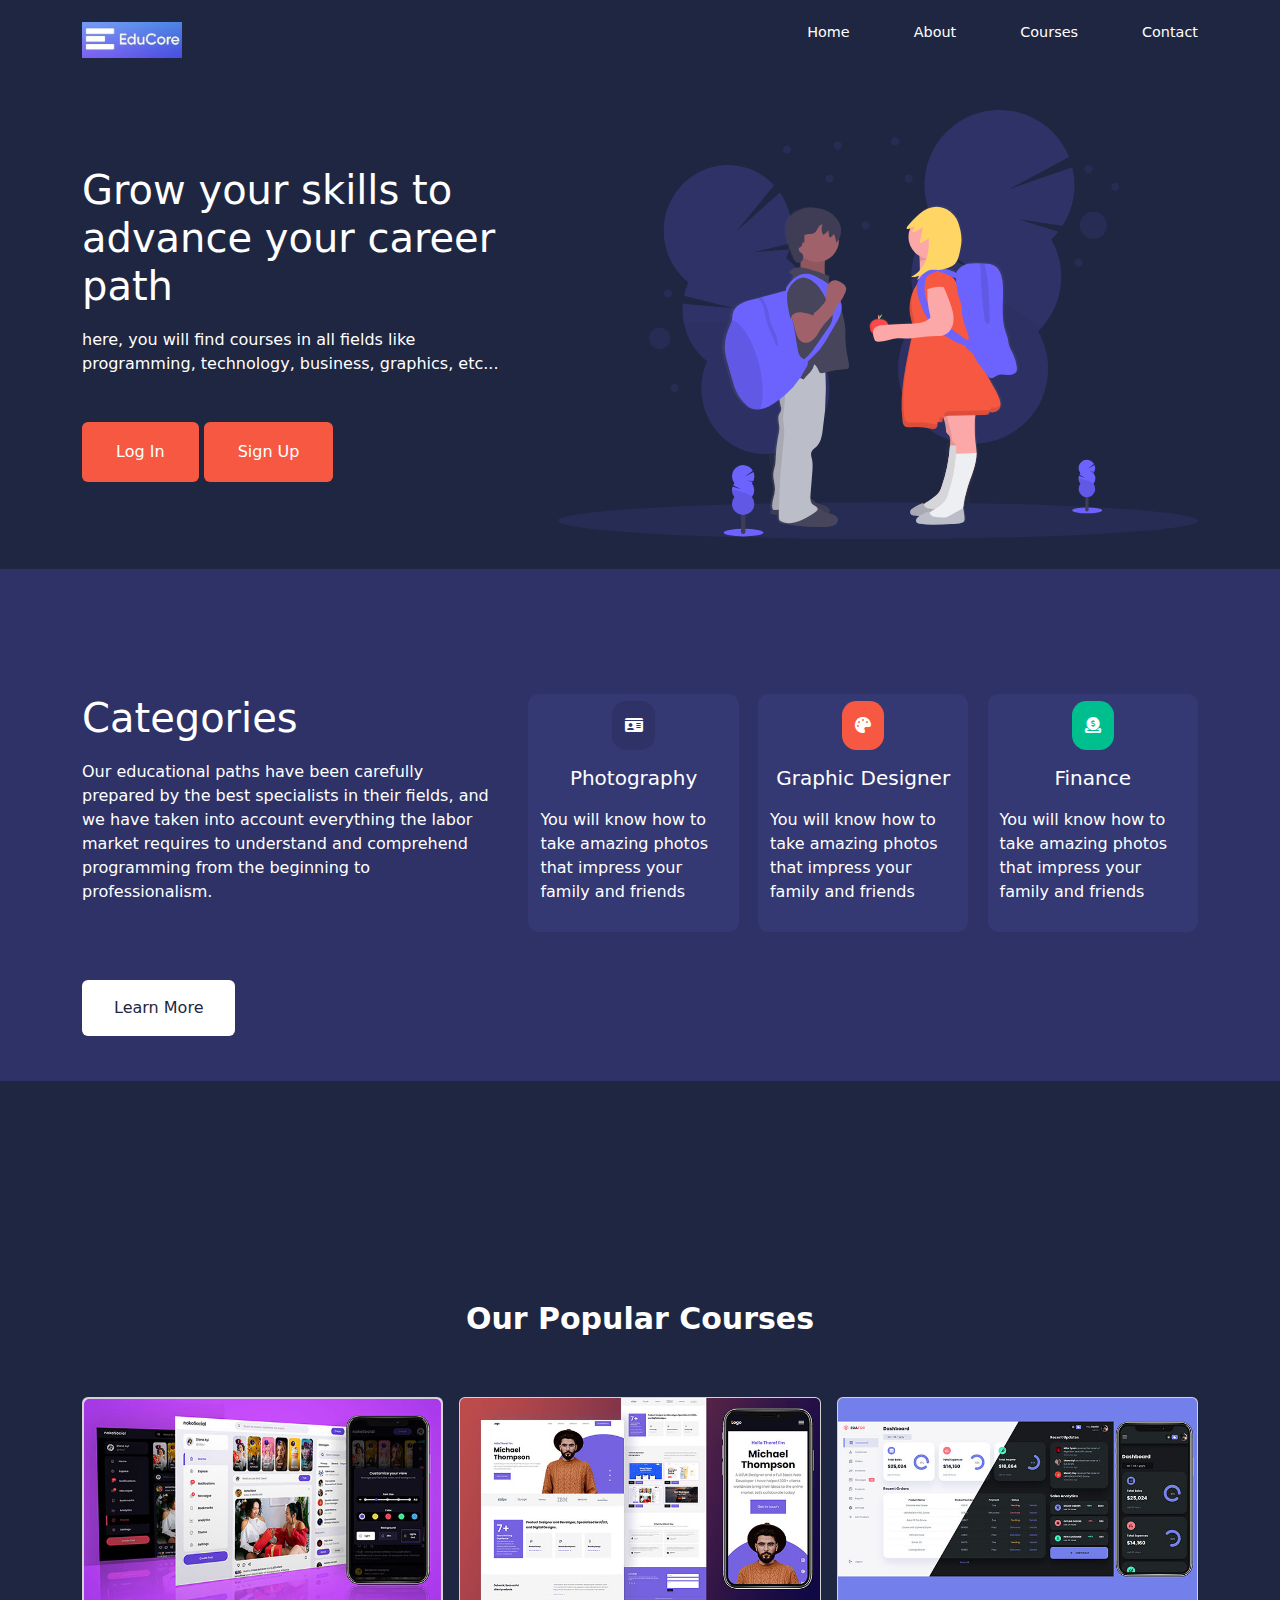
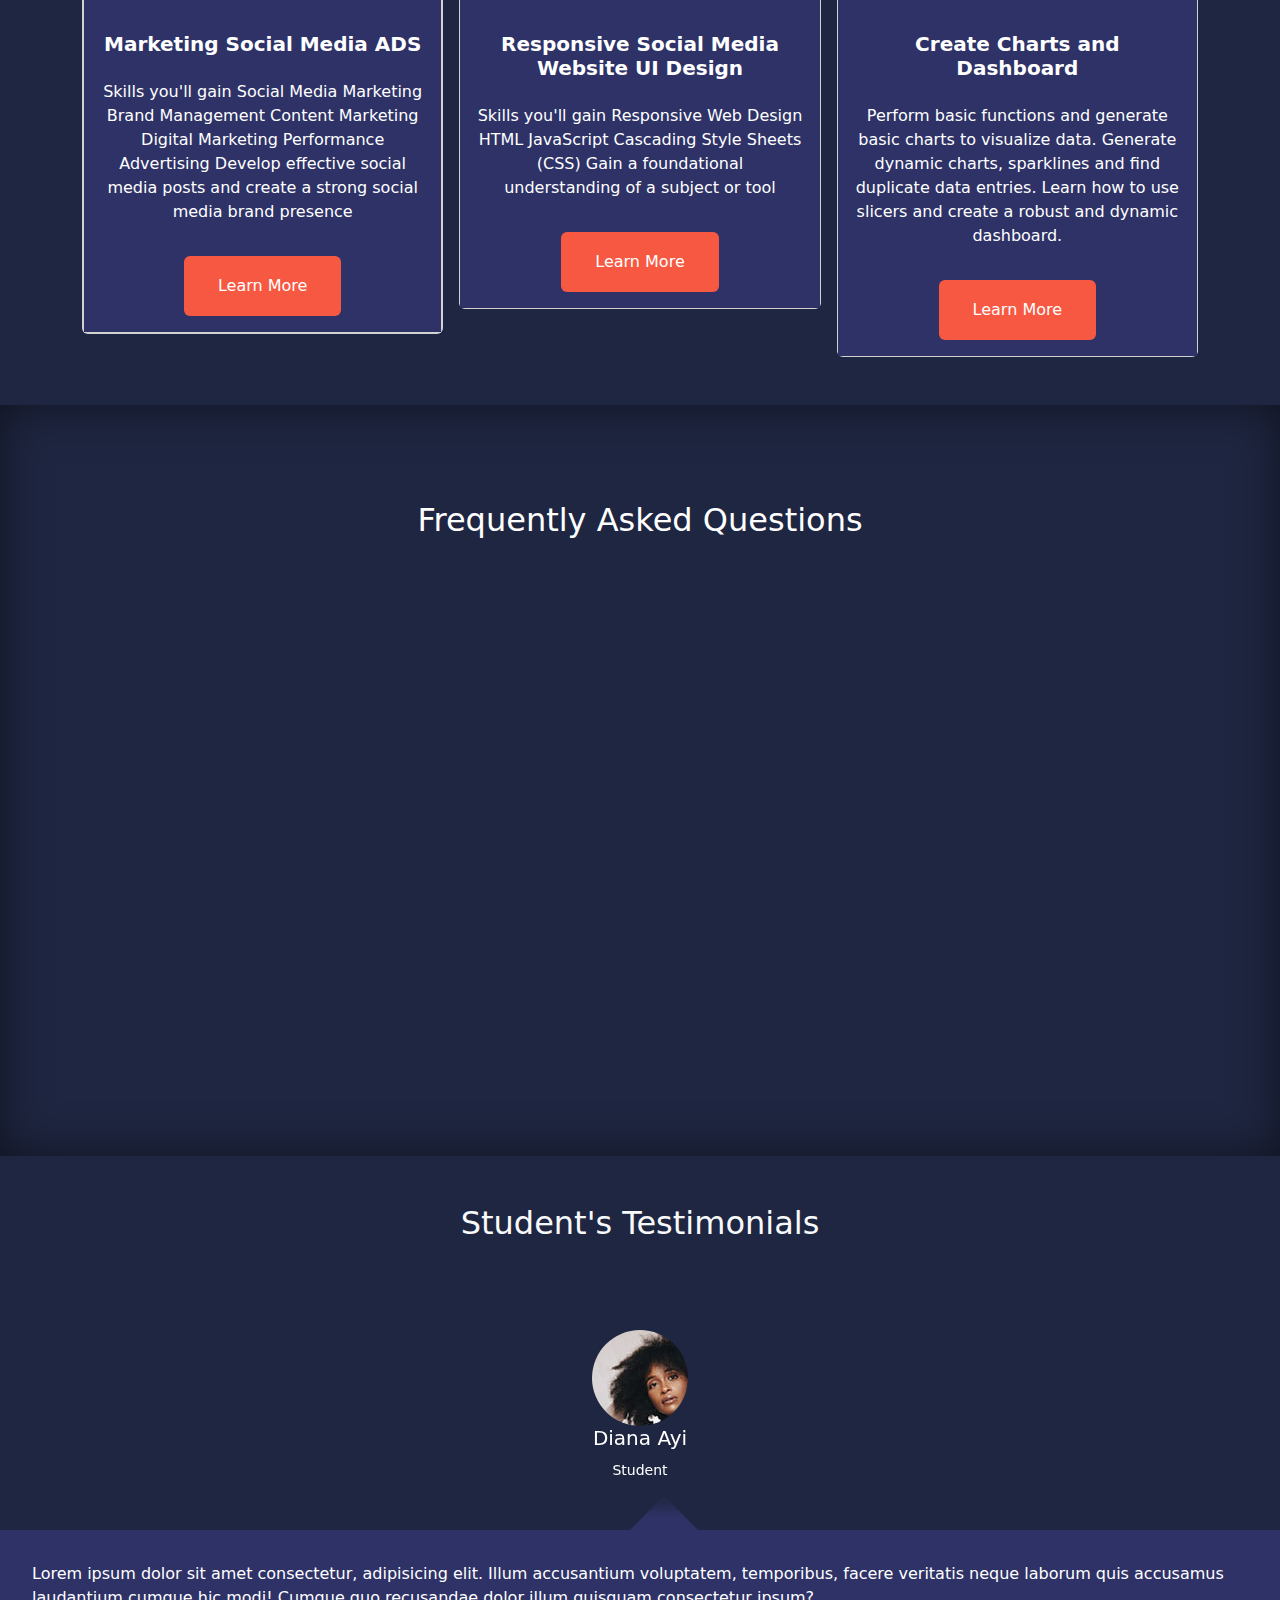
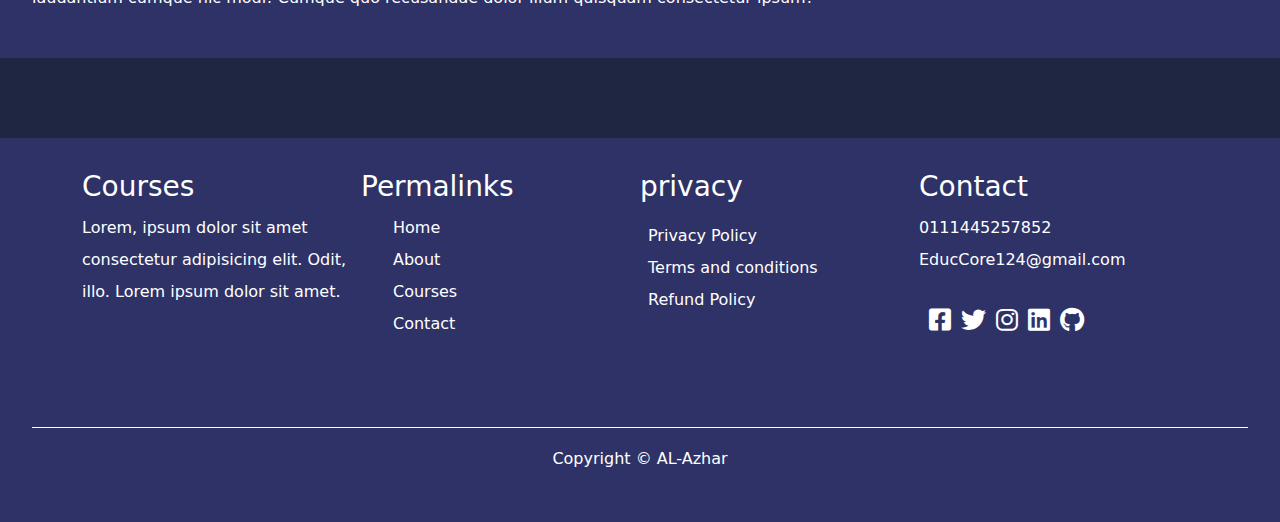
<file: index.html>
<!DOCTYPE html>
<html>

<head>
    <!-- meta tag to improve performance SEO -->
    <meta name="viewport" content="width=device-width, initial-scale=1.0">
    <meta name="descriotion" content="courses, Education">
    <meta name="keywords" content="programming , UI, Bussiness, grapgic design">
    <!--css & bootstrap files-->
    <link rel="stylesheet" href="./index.css">
    <link rel="stylesheet" href="./bootstrap-5.3.1-dist/css/all.min.css">
    <link rel="stylesheet" href="./bootstrap-5.3.1-dist/css/bootstrap.min.css">
    <!-- SWIPER JS -->
    <link rel="stylesheet" href="https://cdn.jsdelivr.net/npm/swiper@10/swiper-bundle.min.css" />
    <script src="https://cdn.jsdelivr.net/npm/swiper@10/swiper-bundle.min.js"></script>
    <!-- icons -->
    <link rel="preconnect" href="https://fonts.googleapis.com">
    <link rel="preconnect" href="https://fonts.gstatic.com" crossorigin>
    <link rel="stylesheet" href="css/all.min.css">
</head>

<body>
    <!--start nav -->
    <nav>
        <div class="container nav_container">
            <img src="./image/logo.jpeg">
            <ul class="nav_menu">
                <li><a href="index.html">Home</a></li>
                <li><a href="about.html">About</a></li>
                <li><a href="courses.html">Courses</a></li>
                <li><a href="contact.html">Contact</a></li>
            </ul>
            <button id="open-menu-btn"><i class="fa-solid fa-bars"></i></button>
            <button id="close-menu-btn"><i class="fa-solid fa-xmark"></i></button>
        </div>
    </nav>
    <!--End nav -->
    <!-- start home section -->
    <div class="home">
        <div class="container">
            <div class="text">
                <h1>Grow your skills to advance your career path</h1>
                <p>here, you will find courses in all fields like programming, technology, business, graphics, etc...
                </p>
                <a href="login.html"><button class="btn btn-primary">Log In</button></a>
                <a href="signup.html"> <button class="btn btn-primary">Sign Up</button></a>
            </div>
            <div class="image">
                <img src="./image/home.svg" alt="home-page">
            </div>
        </div>
    </div>
    <!-- end home section -->
    <!-- start category section-->
    <div class="categories">
        <div class="container">
            <div class="text">
                <h1>Categories</h1>
                <p>Our educational paths have been carefully prepared by the best specialists in their fields, and we
                    have taken into account everything the labor market requires to understand and comprehend
                    programming from the beginning to professionalism.</p>
                <button class="btn btn-primary">Learn More</button>
            </div>
            <div class="category-box">

                <article class="category">
                    <span class="categories_icons"><i class="fa-solid fa-id-card"></i></span>
                    <h5>Photography</h5>
                    <p>You will know how to take amazing photos that impress your family and friends</p>
                </article>

                <article class="category">
                    <span class="categories_icons"><i class="fa-solid fa-palette"></i></i></span>
                    <h5>Graphic Designer</h5>
                    <p>You will know how to take amazing photos that impress your family and friends</p>
                </article>

                <article class="category">
                    <span class="categories_icons"><i class="fa-solid fa-circle-dollar-to-slot"></i></span>
                    <h5>Finance</h5>
                    <p>You will know how to take amazing photos that impress your family and friends
                     </p>
                </article>

                <article class="category">
                    <span class="categories_icons"><i class="fa-solid fa-bullhorn"></i></span>
                    <h5>Marketing</h5>
                    <p>Master Digital Marketing Strategy, Social Media Marketing, SEO</p>
                </article>

                <article class="category">
                    <span class="categories_icons"><i class="fa-solid fa-person-walking"></i></span>
                    <h5>Health & Fitness</h5>
                    <p>Build A Fitness Training Business & Be A Health Expert</p>
                </article>

                <article class="category">
                    <span class="categories_icons"><i class="fa-solid fa-money-bill-trend-up"></i></span>
                    <h5>Business</h5>
                    <p>Become an Effective Communicator And Learn How to Get Your Message</p>
                </article>

            </div>
        </div>
    </div>
    <!-- end category section-->
    <!-- start popular course -->
    <div class="courses p-5">
        <div class="container">
            <div class="text text-center text-white fw-bold">Our Popular Courses</div>
            <div class="row g-3">

                <div class="col-lg-4 col-md-6">
                    <div class="card border-2">
                        <img src="./image/course1.jpg" class="card-img-top" alt="...">
                        <div class="card-body text-center text-white">
                            <h5 class="card-title">Marketing Social Media ADS</h5>
                            <p class="card-text">Skills you'll gain
                                Social Media Marketing
                                Brand Management
                                Content Marketing
                                Digital Marketing
                                Performance Advertising
                                Develop effective social media posts and create a strong social media brand presence

                            </p>
                            <button class="btn btn-primary">Learn More</button>
                        </div>
                    </div>
                </div>

                <div class="col-lg-4 col-md-6">
                    <div class="card">
                        <img src="./image/course2.jpg" class="card-img-top" alt="...">
                        <div class="card-body text-center text-white">
                            <h5 class="card-title">Responsive Social Media Website UI Design</h5>
                            <p class="card-text">Skills you'll gain
                                Responsive Web Design
                                HTML
                                JavaScript
                                Cascading Style Sheets (CSS)
                                Gain a foundational understanding of a subject or tool

                            </p>
                            <button class="btn btn-primary">Learn More</button>
                        </div>
                    </div>
                </div>

                <div class="col-lg-4 col-md-6">
                    <div class="card">
                        <img src="./image/course3.jpg" class="card-img-top" alt="...">
                        <div class="card-body text-center text-white">
                            <h5 class="card-title">Create Charts and Dashboard</h5>
                            <p class="card-text">Perform basic functions and generate basic charts to visualize data.
                                Generate dynamic charts, sparklines and find duplicate data entries.
                                Learn how to use slicers and create a robust and dynamic dashboard.
                            </p>
                            <button class="btn btn-primary">Learn More</button>
                        </div>
                    </div>
                </div>
            </div>
        </div>
    </div>
    <!-- end popular course -->
    <!--start ask question section -->
    <section class="faqs p-5">
        <div class="container">
            <h2 class="text-white p-5 text-center">Frequently Asked Questions</h2>
            <div class="container faqs_container ">
                <article class="faq">
                    <div class="faq_icon"><i class="fa-solid fa-plus"></i></div>
                    <div class="ques_answer">
                        <h4>
                            Are there programming courses for beginners?</h4>
                        <p>
                            Yes, the school offers programming courses from scratch to professionalism, and the courses
                            and tracks include all levels from beginner to advanced.</p>
                    </div>
                </article>

                <article class="faq">
                    <div class="faq_icon"><i class="fa-solid fa-plus"></i></div>
                    <div class="ques_answer">
                        <h4>What backgroung knowledge is neccessery?</h4>
                        <p>None! Whether youre completely new to the job field or have had some experience, an
                            entry-level Professional Certificate doesn’t require any background knowledge.</p>
                    </div>
                </article>

                <article class="faq">
                    <div class="faq_icon"><i class="fa-solid fa-plus"></i></div>
                    <div class="ques_answer">
                        <h4>Are the degree hosted on this courses ?</h4>
                        <p>Yes, all online degree programs available on Coursera are directly conferred by accredited
                            institutions. Accreditation is important because it shows that an institution meets rigorous
                            academic standards, eases your ability to transfer credits, and helps employers validate the
                            quality of education on your resume or application.</p>
                    </div>
                </article>

                <article class="faq">
                    <div class="faq_icon"><i class="fa-solid fa-plus"></i></div>
                    <div class="ques_answer">
                        <h4>
                            How does prepare programmers for the global market?</h4>
                        <p>
                            By providing constantly updated educational content at the hands of the best experts from
                            major international companies, and by providing courses dedicated to the soft and
                            administrative skills needed by the programmer that are compatible with the requirements and
                            culture of the labor market in multinational companies.</p>
                    </div>
                </article>

                <article class="faq">
                    <div class="faq_icon"><i class="fa-solid fa-plus"></i></div>
                    <div class="ques_answer">
                        <h4>How do I know the right courses for me ?</h4>
                        <p>
                            By knowing your goals and yourself, how you want to demonstrate your skills in the labor
                            market and life, and what is the ultimate goal of these courses.</p>
                    </div>
                </article>

                <article class="faq">
                    <div class="faq_icon"><i class="fa-solid fa-plus"></i></div>
                    <div class="ques_answer">
                        <h4>Is the EduCore platform certificate recognized?</h4>
                        <p>Yes, the certificate from the Maaref platform is recognized in many Arab countries and is
                            highly appreciated by many employers, universities and educational institutions.</p>
                    </div>
                </article>

                <article class="faq">
                    <div class="faq_icon"><i class="fa-solid fa-plus"></i></div>
                    <div class="ques_answer">
                        <h4>Are the courses useful for employment?</h4>
                        <p>
                            The importance of training courses lies in their ability to raise an individual's career
                            level, as these courses play a major role in developing skills</p>
                    </div>
                </article>

                <article class="faq">
                    <div class="faq_icon"><i class="fa-solid fa-plus"></i></div>
                    <div class="ques_answer">
                        <h4>How are course hours calculated?</h4>
                        <p>Courses are calculated in hours, not in days and months, and they have a specific calculation
                            that I do not remember now. The method is that hours are calculated and vacations are
                            excluded, then the hours are re-divided into a specific number, then they are calculated in
                            days after adjustments.</p>
                    </div>
                </article>
            </div>
        </div>
    </section>
    <!--end ask question section -->
    <!-- start Student's Testimonials section -->    
<section class=" testimonials_container swiper mySwiper">
    <h2 class="text-center text-light p-5">Student's Testimonials</h2>
    <div class="swiper-wrapper">
        <article class="testimonial swiper-slide">
            <div class="avatar">
                <img src="./image/avatar1.jpg">
            </div>
            <div class="testimonials_info">
                <h5>Diana Ayi</h5>
                <small>Student</small>
            </div>
            <div class="testimonial_body">
                <p>Lorem ipsum dolor sit amet consectetur, adipisicing elit. Illum accusantium voluptatem, temporibus, facere veritatis neque laborum quis accusamus laudantium cumque hic modi! Cumque quo recusandae dolor illum quisquam consectetur ipsum?</p>
            </div>
        </article>

        <article class="testimonial swiper-slide">
            <div class="avatar">
                <img src="./image/avatar2.jpg">
            </div>
            <div class="testimonials_info">
                <h5>Diana Ayi</h5>
                <small>Web Developer</small>
            </div>
            <div class="testimonial_body">
                <p>Lorem ipsum dolor sit amet consectetur, adipisicing elit. Illum accusantium voluptatem, temporibus, facere veritatis neque laborum quis accusamus laudantium cumque hic modi! Cumque quo recusandae dolor illum quisquam consectetur ipsum?</p>
            </div>
        </article>

        <article class="testimonial swiper-slide">
            <div class="avatar">
                <img src="./image/avatar3.jpg">
            </div>
            <div class="testimonials_info">
                <h5>Diana Ayi</h5>
                <small>Student</small>
            </div>
            <div class="testimonial_body">
                <p>Lorem ipsum dolor sit amet consectetur, adipisicing elit. Illum accusantium voluptatem, temporibus, facere veritatis neque laborum quis accusamus laudantium cumque hic modi! Cumque quo recusandae dolor illum quisquam consectetur ipsum?</p>
            </div>
        </article>

        <article class="testimonial swiper-slide">
            <div class="avatar">
                <img src="./image/avatar4.jpg">
            </div>
            <div class="testimonials_info">
                <h5>Diana Ayi</h5>
                <small>Student</small>
            </div>
            <div class="testimonial_body">
                <p>Lorem ipsum dolor sit amet consectetur, adipisicing elit. Illum accusantium voluptatem, temporibus, facere veritatis neque laborum quis accusamus laudantium cumque hic modi! Cumque quo recusandae dolor illum quisquam consectetur ipsum?</p>
            </div>
        </article>

        <article class="testimonial swiper-slide">
            <div class="avatar">
                <img src="./image/avatar5.jpg">
            </div>
            <div class="testimonials_info">
                <h5>Diana Ayi</h5>
                <small>Student</small>
            </div>
            <div class="testimonial_body">
                <p>Lorem ipsum dolor sit amet consectetur, adipisicing elit. Illum accusantium voluptatem, temporibus, facere veritatis neque laborum quis accusamus laudantium cumque hic modi! Cumque quo recusandae dolor illum quisquam consectetur ipsum?</p>
            </div>
        </article>
    </div>
    <div class="swiper-pagination"></div>
    
</section>


    <!-- end Student's Testimonials section -->
    <!-- start footer -->
    <footer>
        <div class="container">
            <div class="footer">
                <div class="footer-title">
                    <h3>Courses</h3>
                    <p>Lorem, ipsum dolor sit amet consectetur adipisicing elit. Odit, illo. Lorem ipsum dolor sit amet.
                    </p>
                </div>
                <div class="footer-links">
                    <h3>Permalinks</h3>
                    <ul>
                        <li><a href="index.html">Home</a></li>
                        <li><a href="about.html">About</a></li>
                        <li><a href="courses.html">Courses</a></li>
                        <li><a href="contact.html">Contact</a></li>
                    </ul>
                </div>
                <div class="privacy">
                    <h3>privacy</h3>
                    <ul class="p-2">
                        <li><a href="#">Privacy Policy</a></li>
                        <li><a href="#">Terms and conditions</a></li>
                        <li><a href="#">Refund Policy</a></li>
                    </ul>
                </div>
                <div class="Contact">
                    <h3>Contact</h3>
                    <p>0111445257852
                        EducCore124@gmail.com</p>
                    <div class="footer_socials">
                        <ul>
                            <li><i class="fa fa-brands fa-square-facebook"></i></li>
                            <li><i class="fa fa-brands fa-twitter"></i></li>
                            <li><i class="fa fa-brands fa-instagram"></i></li>
                            <li><i class="fa fa-brands fa-linkedin"></i></li>
                            <li><i class="fa fa-brands fa-github"></i></li>
                        </ul>
                    </div>
                </div>
            </div>
        </div>
        </div>
        <div class="footer_copyright">
            <span>Copyright &copy; AL-Azhar</span>
    </footer>
    <!-- end footer -->
    <!-- up button -->
    <span class="up">Up</span>
</body>
<!-- end up button -->
<script>
//     <!-- For the testimonial Pagination  -->
//   <!-- Initialize Swiper -->
    // var swiper = new Swiper(".mySwiper", {
    //   slidesPerView: 1,
    //   spaceBetween: 30,
    //   pagination: {
    //     el: ".swiper-pagination",
    //     clickable: true,
    //   },
    //   // When window width is >=600px
    //   breakpoints:{
    //     600: {
    //         slidesPerView:2
    //     }
    //   }
    // });
</script>
<script src="./index.js"></script>


</html>
</file>
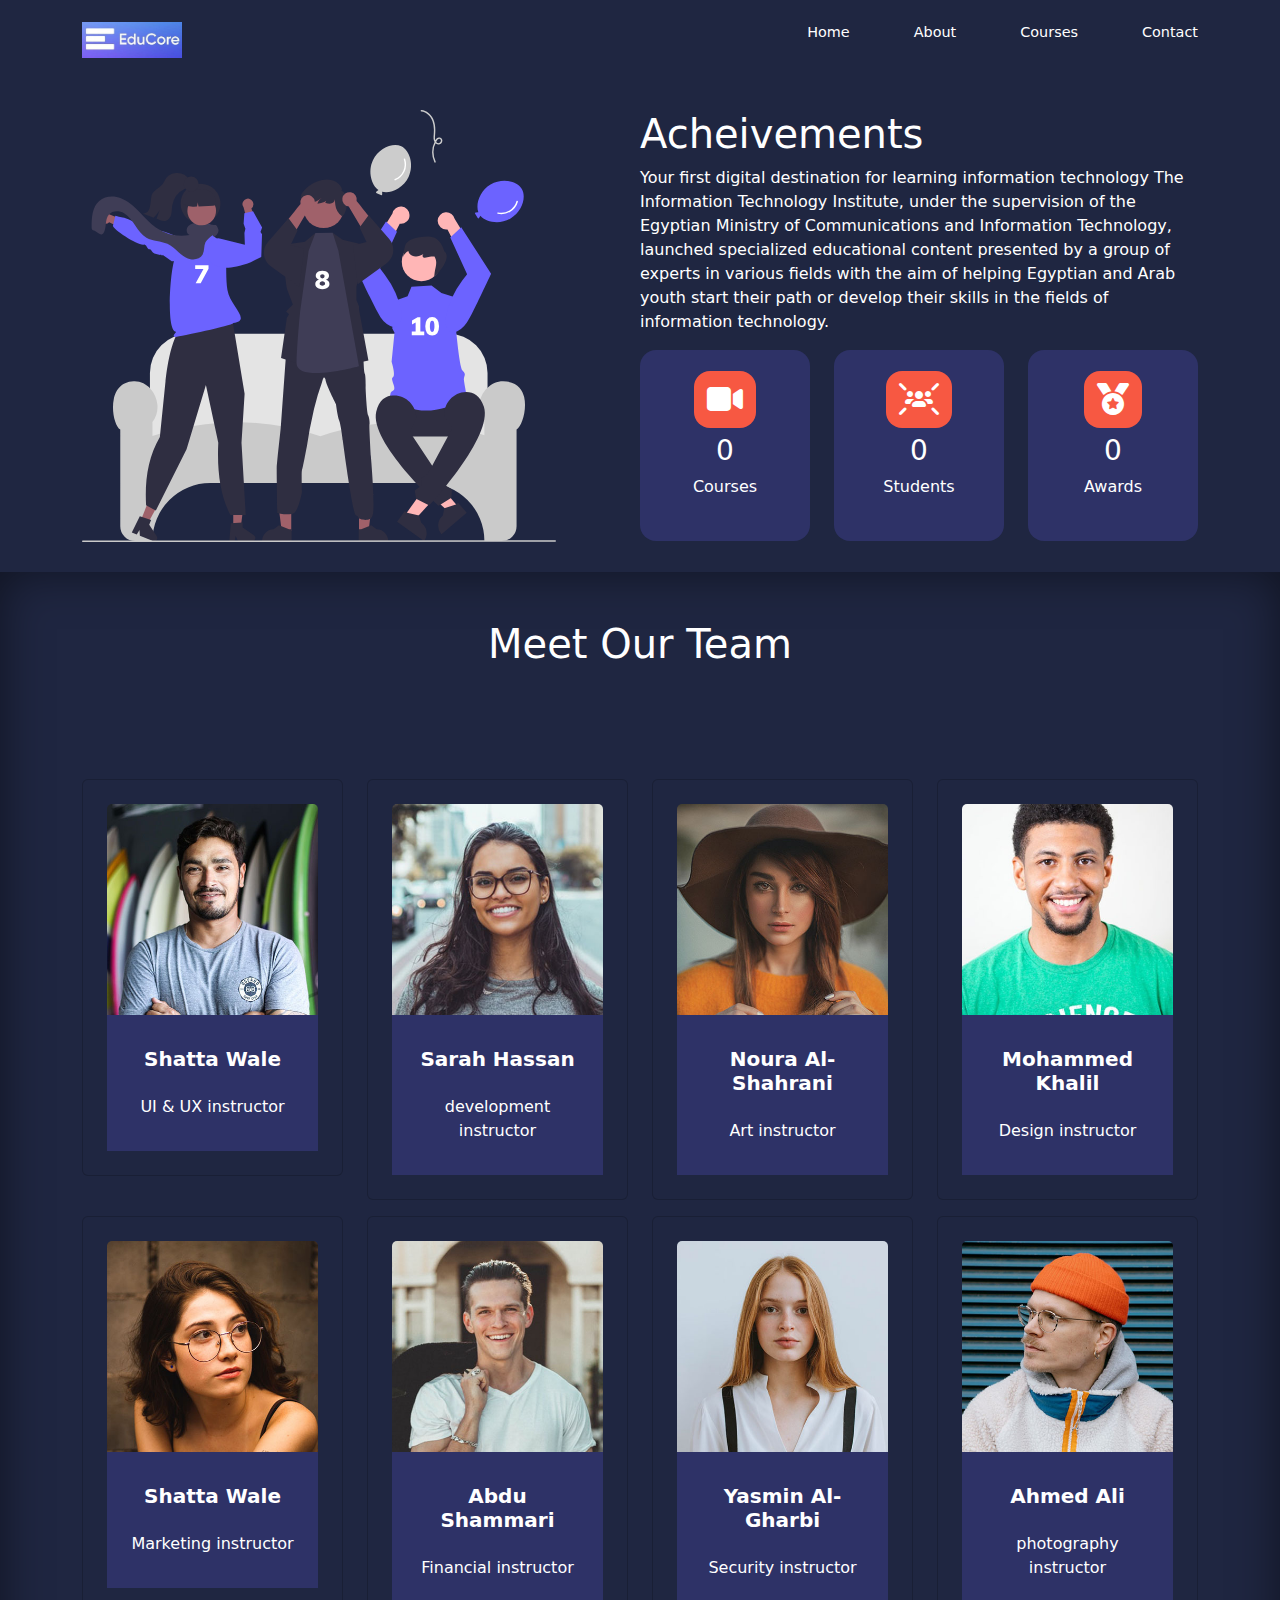
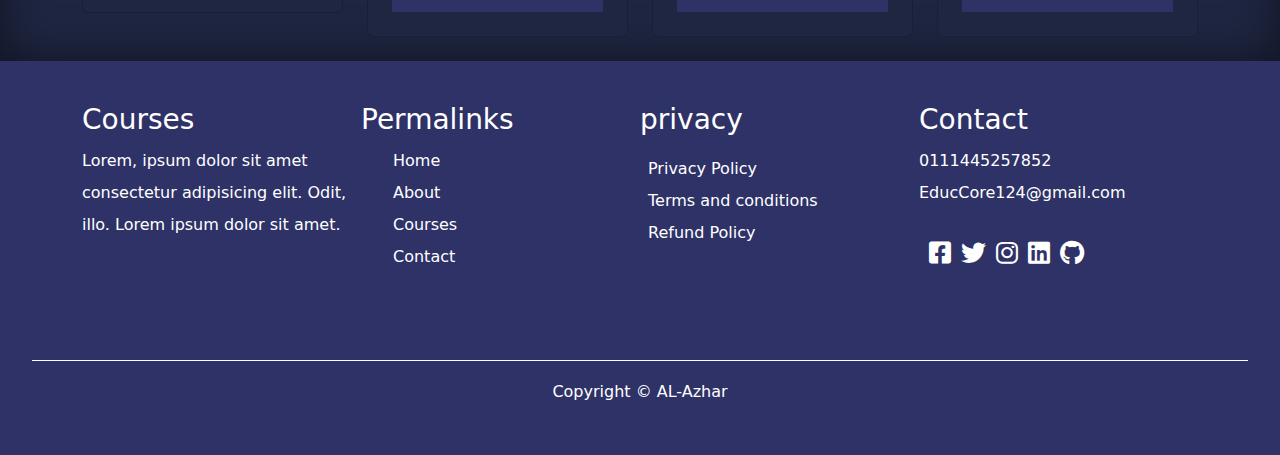
<file: about.html>
<!DOCTYPE html>
<html>

<head>
    <!-- meta tag to improve performance SEO -->
    <meta name="viewport" content="width=device-width, initial-scale=1.0">
    <meta name="descriotion" content="courses, Education">
    <meta name="keywords" content="programming , UI, Bussiness, grapgic design">
    <!--css & bootstrap files-->
    <link rel="stylesheet" href="./index.css">
    <link rel="stylesheet" href="./about.css">
    <link rel="stylesheet" href="./bootstrap-5.3.1-dist/css/all.min.css">
    <link rel="stylesheet" href="./bootstrap-5.3.1-dist/css/bootstrap.min.css">
    <!-- icons -->
    <link rel="preconnect" href="https://fonts.googleapis.com">
    <link rel="preconnect" href="https://fonts.gstatic.com" crossorigin>
    <link rel="stylesheet" href="css/all.min.css">
</head>

<body>
    <!--start nav -->
    <nav>
        <div class="container nav_container">
            <img src="./image/logo.jpeg">
            <ul class="nav_menu">
                <li><a href="index.html">Home</a></li>
                <li><a href="about.html">About</a></li>
                <li><a href="courses.html">Courses</a></li>
                <li><a href="contact.html">Contact</a></li>
            </ul>
            <button id="open-menu-btn"><i class="fa-solid fa-bars"></i></button>
            <button id="close-menu-btn"><i class="fa-solid fa-xmark"></i></button>
        </div>
    </nav>
    <!--End nav -->
    <!--start about page  -->
    <div class="about">
        <div class="container">
            <div class="acheivement">
                <div class="image">
                    <img src="./image/about achievements.svg" alt="acheivement">
                </div>
                <div class="text-box">
                    <h1>Acheivements</h1>
                    <p>Your first digital destination for learning information technology
                        The Information Technology Institute, under the supervision of the Egyptian Ministry of Communications and Information Technology, launched specialized educational content presented by a group of experts in various fields with the aim of helping Egyptian and Arab youth start their path or develop their skills in the fields of information technology.
                    </p>
                    <div class="box-container">
                        <div class="box">
                            <span class="achievement-icon">
                                <i class="fa-solid fa-video"></i>
                            </span>
                            <h3 class="num" data-goal="500">0</h3>
                            <p>Courses</p>
                        </div>

                        <div class="box">
                            <span class="achievement-icon">
                                <i class="fa-solid fa-users-rays"></i>
                            </span>
                            <h3 class="num" data-goal="1000">0</h3>
                            <p>Students</p>
                        </div>

                        <div class="box">
                            <span class="achievement-icon">
                                <i class="fa-solid fa-medal"></i>
                            </span>
                            <h3 class="num" data-goal="100">0</h3>
                            <p>Awards</p>
                        </div>
                    </div>
                </div>
            </div>
        </div>
    </div>
    <!-- end about page -->
    <!-- start our team page -->
    <div class="team pb-4">
        <div class="container">
            <h1 class="text text-center p-5 text-white">Meet Our Team</h1>
            <div class="team-card">
                <div class="row gy-3">

                    <div class="col-lg-3 col-md-6">
                        <div class="card p-4" style="background-color: var(--main-background-color);">
                            <img src="./image/tm1.jpg" class="card-img-top" alt="...">
                            <div class="card-body text-center text-white">
                                <h5 class="card-title">Shatta Wale</h5>
                                <p class="card-text">UI & UX instructor</p>
                            </div>
                        </div>
                    </div>
                    
                    <div class="col-lg-3 col-md-6">
                        <div class="card p-4" style="background-color: var(--main-background-color);">
                            <img src="./image/tm2.jpg" class="card-img-top" alt="...">
                            <div class="card-body text-center text-white">
                                <h5 class="card-title">Sarah Hassan</h5>
                                <p class="card-text"> development instructor</p>
                            </div>
                        </div>
                    </div>
                    
                    <div class="col-lg-3 col-md-6">
                        <div class="card p-4" style="background-color: var(--main-background-color);">
                            <img src="./image/tm3.jpg" class="card-img-top" alt="...">
                            <div class="card-body text-center text-white">
                                <h5 class="card-title">Noura Al-Shahrani</h5>
                                <p class="card-text">Art instructor</p>
                            </div>
                        </div>
                    </div>
                    
                    <div class="col-lg-3 col-md-6">
                        <div class="card p-4" style="background-color: var(--main-background-color);">
                            <img src="./image/tm4.jpg" class="card-img-top" alt="...">
                            <div class="card-body text-center text-white">
                                <h5 class="card-title">Mohammed Khalil</h5>
                                <p class="card-text"> Design instructor</p>
                            </div>
                        </div>
                    </div>
                    
                    <div class="col-lg-3 col-md-6">
                        <div class="card p-4" style="background-color: var(--main-background-color);">
                            <img src="./image/tm5.jpg" class="card-img-top" alt="...">
                            <div class="card-body text-center text-white">
                                <h5 class="card-title">Shatta Wale</h5>
                                <p class="card-text">Marketing instructor</p>
                            </div>
                        </div>
                    </div>
                    
                    <div class="col-lg-3 col-md-6">
                        <div class="card p-4" style="background-color: var(--main-background-color);">
                            <img src="./image/tm6.jpg" class="card-img-top" alt="...">
                            <div class="card-body text-center text-white">
                                <h5 class="card-title"> Abdu Shammari</h5>
                                <p class="card-text">Financial instructor</p>
                            </div>
                        </div>
                    </div>
                    
                    <div class="col-lg-3 col-md-6 ">
                        <div class="card p-4" style="background-color: var(--main-background-color);">
                            <img src="./image/tm7.jpg" class="card-img-top" alt="...">
                            <div class="card-body text-center text-white">
                                <h5 class="card-title">Yasmin Al-Gharbi</h5>
                                <p class="card-text"> Security instructor</p>
                            </div>
                        </div>
                    </div>
                    
                    <div class="col-lg-3 col-md-6">
                        <div class="card p-4" style="background-color: var(--main-background-color);">
                            <img src="./image/tm8.jpg" class="card-img-top" alt="...">
                            <div class="card-body text-center text-white">
                                <h5 class="card-title">Ahmed Ali</h5>
                                <p class="card-text">photography instructor</p>
                            </div>
                        </div>
                    </div>
                    


                </div>
            </div>
        </div>
        </div>
        <!-- end our team page -->
        <!-- start vedio in center -->
        <!-- <div class="vedio">
            <video autoplay muted loop>
                <source src="./image/about.mp4" type="video/mp4" />
              </video>
        </div> -->
         <!-- end vedio in center -->
        <!-- start footer -->
        <footer>
            <div class="container">
                <div class="footer">
                    <div class="footer-title">
                        <h3>Courses</h3>
                        <p>Lorem, ipsum dolor sit amet consectetur adipisicing elit. Odit, illo. Lorem ipsum dolor sit
                            amet.
                        </p>
                    </div>
                    <div class="footer-links">
                        <h3>Permalinks</h3>
                        <ul>
                            <li><a href="index.html">Home</a></li>
                            <li><a href="about.html">About</a></li>
                            <li><a href="courses.html">Courses</a></li>
                            <li><a href="contact.html">Contact</a></li>
                        </ul>
                    </div>
                    <div class="privacy">
                        <h3>privacy</h3>
                        <ul class="p-2">
                            <li><a href="#">Privacy Policy</a></li>
                            <li><a href="#">Terms and conditions</a></li>
                            <li><a href="#">Refund Policy</a></li>
                        </ul>
                    </div>
                    <div class="Contact">
                        <h3>Contact</h3>
                        <p>0111445257852
                            EducCore124@gmail.com</p>
                        <div class="footer_socials">
                            <ul>
                                <li><i class="fa fa-brands fa-square-facebook"></i></li>
                                <li><i class="fa fa-brands fa-twitter"></i></li>
                                <li><i class="fa fa-brands fa-instagram"></i></li>
                                <li><i class="fa fa-brands fa-linkedin"></i></li>
                                <li><i class="fa fa-brands fa-github"></i></li>
                            </ul>
                        </div>
                    </div>
                </div>
            </div>
            <div class="footer_copyright">
                <span>Copyright &copy; AL-Azhar</span>

            </div>

        </footer>
        <!-- end footer -->
         <!-- up button -->
    <span class="up">Up</span>
    </body>
    <script src="./index.js"></script>
    </html>
</file>
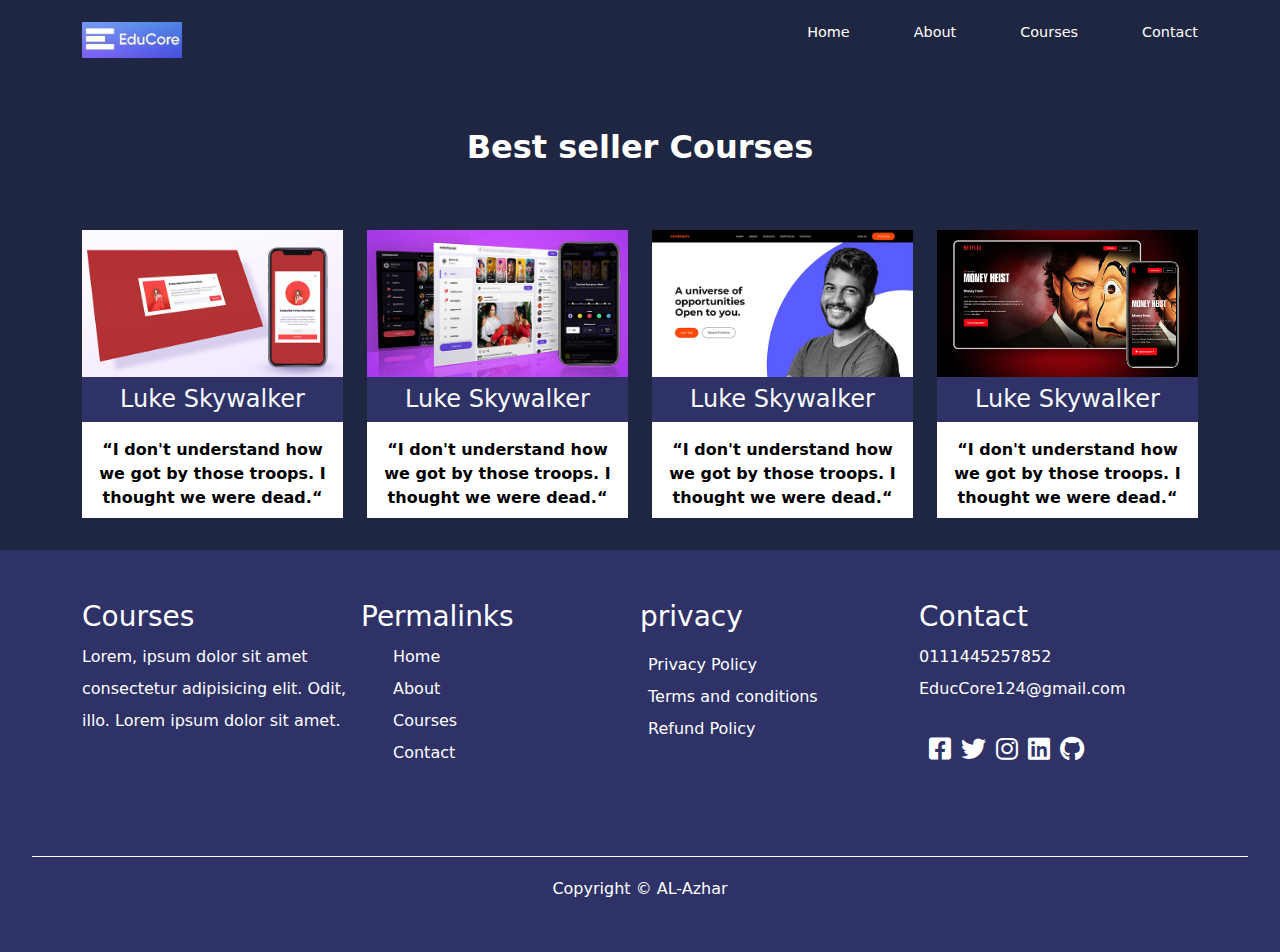
<file: best.html>
<!-- start courses section -->
<!DOCTYPE html>
<html>

<head>
    <!-- meta tag to improve performance SEO -->
    <meta name="viewport"    content="width=device-width, initial-scale=1.0">
    <meta name="descriotion" content="courses, Education">
    <meta name="keywords"    content="programming , UI, Bussiness, grapgic design">
    <!--css & bootstrap files-->
    <link rel="stylesheet" href="./index.css">
    <link rel="stylesheet" href="./courses.css">
    <link rel="stylesheet" href="./bootstrap-5.3.1-dist/css/all.min.css">
    <link rel="stylesheet" href="./bootstrap-5.3.1-dist/css/bootstrap.min.css">
    <!-- icons -->
    <link rel="preconnect" href="https://fonts.googleapis.com">
    <link rel="preconnect" href="https://fonts.gstatic.com" crossorigin>
    <link rel="stylesheet" href="css/all.min.css">
</head>
<style>
    .stuff .describtion {
    max-width: 500px;
}

.our-team {
    background-color: #1f2641;
}

.our-team h2 {
    color: white
}

.our-team h4 {
    background-color: var(--secondary-background-color);
}
</style>
<body>
    <!-- nav -->
    <nav>
        <div class="container nav_container">
            <img src="./image/logo.jpeg">
            <ul class="nav_menu">
                <li><a href="index.html">Home</a></li>
                <li><a href="about.html">About</a></li>
                <li><a href="courses.html">Courses</a></li>
                <li><a href="contact.html">Contact</a></li>
            </ul>
            <button id="open-menu-btn"><i class="fa-solid fa-bars"></i></button>
            <button id="close-menu-btn"><i class="fa-solid fa-xmark"></i></button>
        </div>
    </nav>
    <!--End nav -->
    <div class="our-team text-center pb-3">
        <div class="container">
            <div class="text pt-5">
                <h2 class="fw-bold">Best seller Courses</h2>
              
            </div>
            <div class="row">
                <div class="col-lg-3 col-md-6">
                    <div class="box bg-white">
                        <img class="img-fluid" src="./image/course10.jpg" alt="">
                        <h4 class="text-light p-2">Luke Skywalker</h4>
                        <blockquote class="text-black fw-bold p-2">“I don't understand how we got by those troops. I
                            thought we were dead.“</blockquote>
                    </div>
                </div>
                <div class="col-lg-3 col-md-6">
                    <div class="box bg-white">
                        <img class="img-fluid" src="./image/course1.jpg" alt="">
                        <h4 class="text-light p-2">Luke Skywalker</h4>
                        <blockquote class="text-black fw-bold p-2">“I don't understand how we got by those troops. I
                            thought we were dead.“</blockquote>
                    </div>
                </div>
                <div class="col-lg-3 col-md-6">
                    <div class="box bg-white">
                        <img class="img-fluid" src="./image/course5.jpg" alt="">
                        <h4 class="text-light p-2">Luke Skywalker</h4>
                        <blockquote class="text-black fw-bold p-2">“I don't understand how we got by those troops. I
                            thought we were dead.“</blockquote>
                    </div>
                </div>
                <div class="col-lg-3 col-md-6">
                    <div class="box bg-white">
                        <img class="img-fluid" src="./image/course9.jpg" alt="">
                        <h4 class="text-light p-2">Luke Skywalker</h4>
                        <blockquote class="text-black fw-bold p-2">“I don't understand how we got by those troops. I
                            thought we were dead.“</blockquote>
                    </div>
                </div>
            </div>
        </div>
    </div>
    <!-- end our-team -->
     <!-- start footer -->
     <footer>
        <div class="container">
            <div class="footer">
                <div class="footer-title">
                    <h3>Courses</h3>
                    <p>Lorem, ipsum dolor sit amet consectetur adipisicing elit. Odit, illo. Lorem ipsum dolor sit amet.
                    </p>
                </div>
                <div class="footer-links">
                    <h3>Permalinks</h3>
                    <ul>
                        <li><a href="index.html">Home</a></li>
                        <li><a href="about.html">About</a></li>
                        <li><a href="courses.html">Courses</a></li>
                        <li><a href="contact.html">Contact</a></li>
                    </ul>
                </div>
                <div class="privacy">
                    <h3>privacy</h3>
                    <ul class="p-2">
                        <li><a href="#">Privacy Policy</a></li>
                        <li><a href="#">Terms and conditions</a></li>
                        <li><a href="#">Refund Policy</a></li>
                    </ul>
                </div>
                <div class="Contact">
                    <h3>Contact</h3>
                    <p>0111445257852
                        EducCore124@gmail.com</p>
                    <div class="footer_socials">
                        <ul>
                            <li><i class="fa fa-brands fa-square-facebook"></i></li>
                            <li><i class="fa fa-brands fa-twitter"></i></li>
                            <li><i class="fa fa-brands fa-instagram"></i></li>
                            <li><i class="fa fa-brands fa-linkedin"></i></li>
                            <li><i class="fa fa-brands fa-github"></i></li>
                        </ul>
                    </div>
                </div>
            </div>
            </div>
        </div>
            <div class="footer_copyright">
                <span>Copyright &copy; AL-Azhar</span>
    </footer>
        <!-- up button -->
        <span class="up">Up</span>
    </body>
    <script src="./index.js"></script>
    </html>
    <!-- end footer -->
    </body>
    </html>
</file>
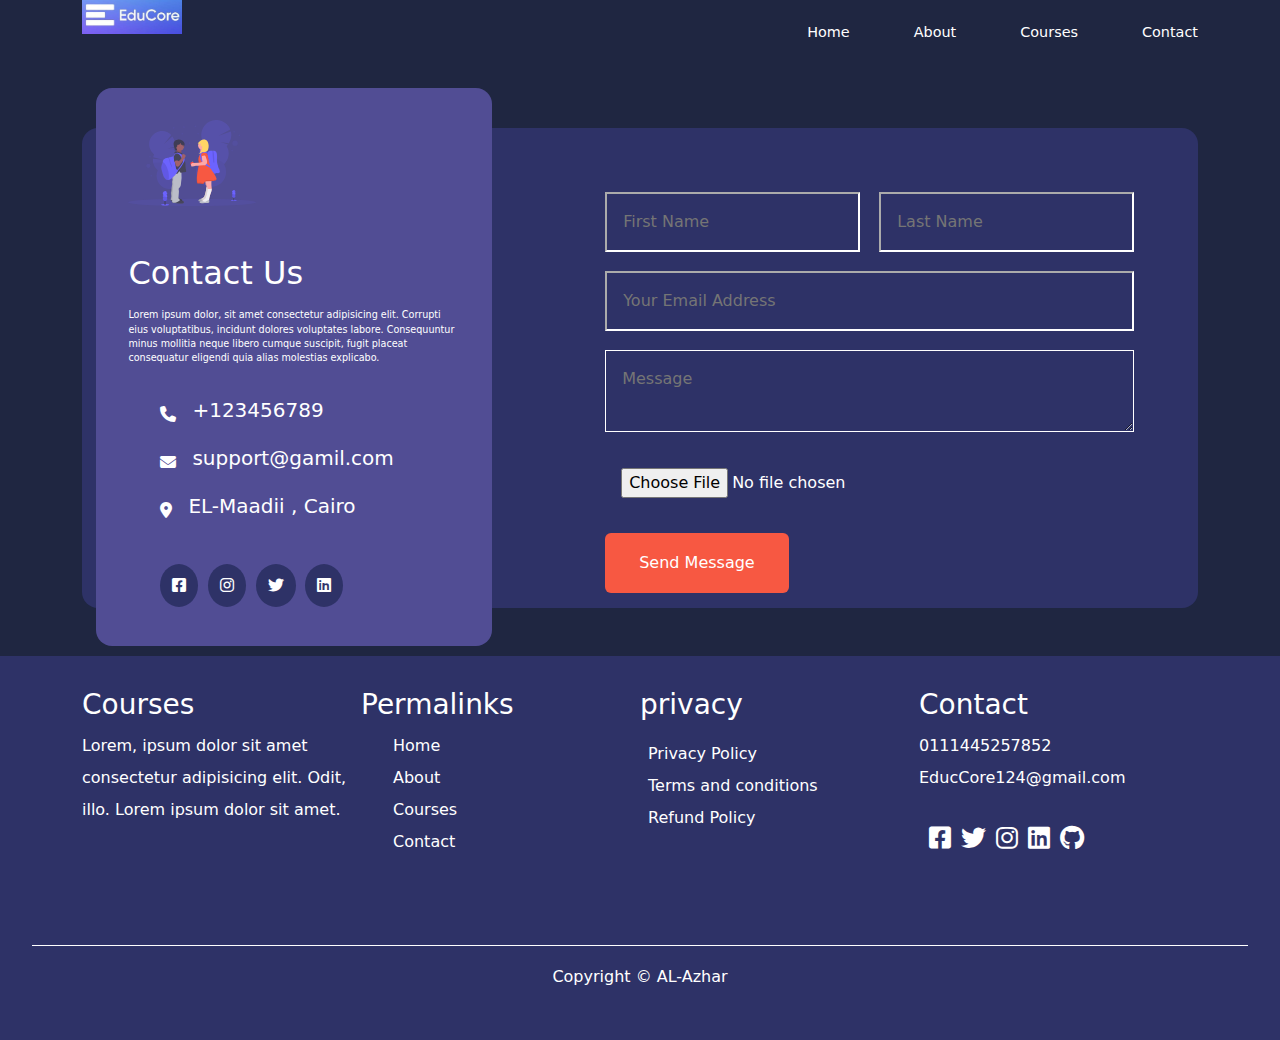
<file: contact.html>
<!DOCTYPE html>
<html>

<head>
    <!-- meta tag to improve performance SEO -->
    <meta name="viewport" content="width=device-width, initial-scale=1.0">
    <meta name="descriotion" content="courses, Education">
    <meta name="keywords" content="programming , UI, Bussiness, grapgic design">
    <!--css & bootstrap files-->
    <link rel="stylesheet" href="./index.css">
    <link rel="stylesheet" href="./contact.css">
    <link rel="stylesheet" href="./bootstrap-5.3.1-dist/css/all.min.css">
    <link rel="stylesheet" href="./bootstrap-5.3.1-dist/css/bootstrap.min.css">
    <!-- icons -->
    <link rel="preconnect" href="https://fonts.googleapis.com">
    <link rel="preconnect" href="https://fonts.gstatic.com" crossorigin>
    <link rel="stylesheet" href="css/all.min.css">
</head>

<body>
    <!--start nav -->
    <nav>
        <div class="container nav_container">
            <img src="./image/logo.jpeg">
            <ul class="nav_menu">
                <li><a href="index.html">Home</a></li>
                <li><a href="about.html">About</a></li>
                <li><a href="courses.html">Courses</a></li>
                <li><a href="contact.html">Contact</a></li>
            </ul>
            <button id="open-menu-btn"><i class="fa-solid fa-bars"></i></button>
            <button id="close-menu-btn"><i class="fa-solid fa-xmark"></i></button>
        </div>
    </nav>
    <!--End nav -->
    <!-- start contact section -->
    <section class="contactUs  p-5">
        <div class="container">
            <div class="section ">
            <aside class="contact_aside">
                <div class="aside_image">
                    <img src="./image/home.svg" alt="">
                </div>
                <h2>Contact Us</h2>
                <p>Lorem ipsum dolor, sit amet consectetur adipisicing elit. Corrupti eius voluptatibus, incidunt dolores voluptates labore. Consequuntur minus mollitia neque libero cumque suscipit, fugit placeat consequatur eligendi quia alias molestias explicabo.</p>
                <ul class="contact_details">
                    <li>
                        <i class="fa-solid fa-phone"></i>
                        <h5>+123456789</h5>
                    </li>
                    <li>
                        <i class="fa-solid fa-envelope"></i>
                        <h5>support@gamil.com</h5>
                    </li>
                    <li>
                        <i class="fa-solid fa-location-dot"></i>
                        <h5>EL-Maadii , Cairo</h5>
                    </li>
                </ul>
                <ul class="contact_socials">
                    <li><a href="https://facebook.com" target="_blank"><i  class="fa fa-brands fa-square-facebook"></i></a></li>
                    <li><a href="https://instagram.com" target="_blank"><i  class="fa fa-brands fa-instagram"></i></a></li>
                    <li><a href="https://twitter.com" target="_blank"><i  class="fa fa-brands fa-twitter"></i></a></li>
                    <li><a href="https://linkedin.com" target="_blank"><i  class="fa fa-brands fa-linkedin"></i></a></li>
                </ul>
            </aside>
    
    
            <form class="contact_form" action="https://formspree.io/f/xaygyaya" method="POST" >
                <div class="form_name">
                    <input type="text" placeholder="First Name" name="First name" required>
                    <input type="text" placeholder="Last Name" name="last name"  required>
                    
                </div>
                <input type="email" placeholder="Your Email Address" name="email"  required>
                <textarea rows="2" placeholder="Message" name="message"></textarea>
                <form action="/upload" method="post" enctype="multipart/form-data">
                    <input type="file" name="image" id="image" accept="image/*"  onchange="previewImage()">
                   
                
                <button type="submit" class="btn btn-primary">Send Message</button>
            </form>
        </form>
        </div>
    </div>
    </section>
    
        <!-- end contact section -->
        <!-- start footer -->
          <!-- start footer -->
    <footer>
        <div class="container">
            <div class="footer">
                <div class="footer-title">
                    <h3>Courses</h3>
                    <p>Lorem, ipsum dolor sit amet consectetur adipisicing elit. Odit, illo. Lorem ipsum dolor sit amet.
                    </p>
                </div>
                <div class="footer-links">
                    <h3>Permalinks</h3>
                    <ul>
                        <li><a href="index.html">Home</a></li>
                        <li><a href="about.html">About</a></li>
                        <li><a href="courses.html">Courses</a></li>
                        <li><a href="contact.html">Contact</a></li>
                    </ul>
                </div>
                <div class="privacy">
                    <h3>privacy</h3>
                    <ul class="p-2">
                        <li><a href="#">Privacy Policy</a></li>
                        <li><a href="#">Terms and conditions</a></li>
                        <li><a href="#">Refund Policy</a></li>
                    </ul>
                </div>
                <div class="Contact">
                    <h3>Contact</h3>
                    <p>0111445257852
                        EducCore124@gmail.com</p>
                    <div class="footer_socials">
                        <ul>
                            <li><i class="fa fa-brands fa-square-facebook"></i></li>
                            <li><i class="fa fa-brands fa-twitter"></i></li>
                            <li><i class="fa fa-brands fa-instagram"></i></li>
                            <li><i class="fa fa-brands fa-linkedin"></i></li>
                            <li><i class="fa fa-brands fa-github"></i></li>
                        </ul>
                    </div>
                </div>
            </div>
        </div>
        </div>
        <div class="footer_copyright">
            <span>Copyright &copy; AL-Azhar</span>
    </footer>
    <!-- end footer -->
       <!-- up button -->
       <span class="up">Up</span>
    </body>
    <script src="./index.js"></script>
    </html>
</file>
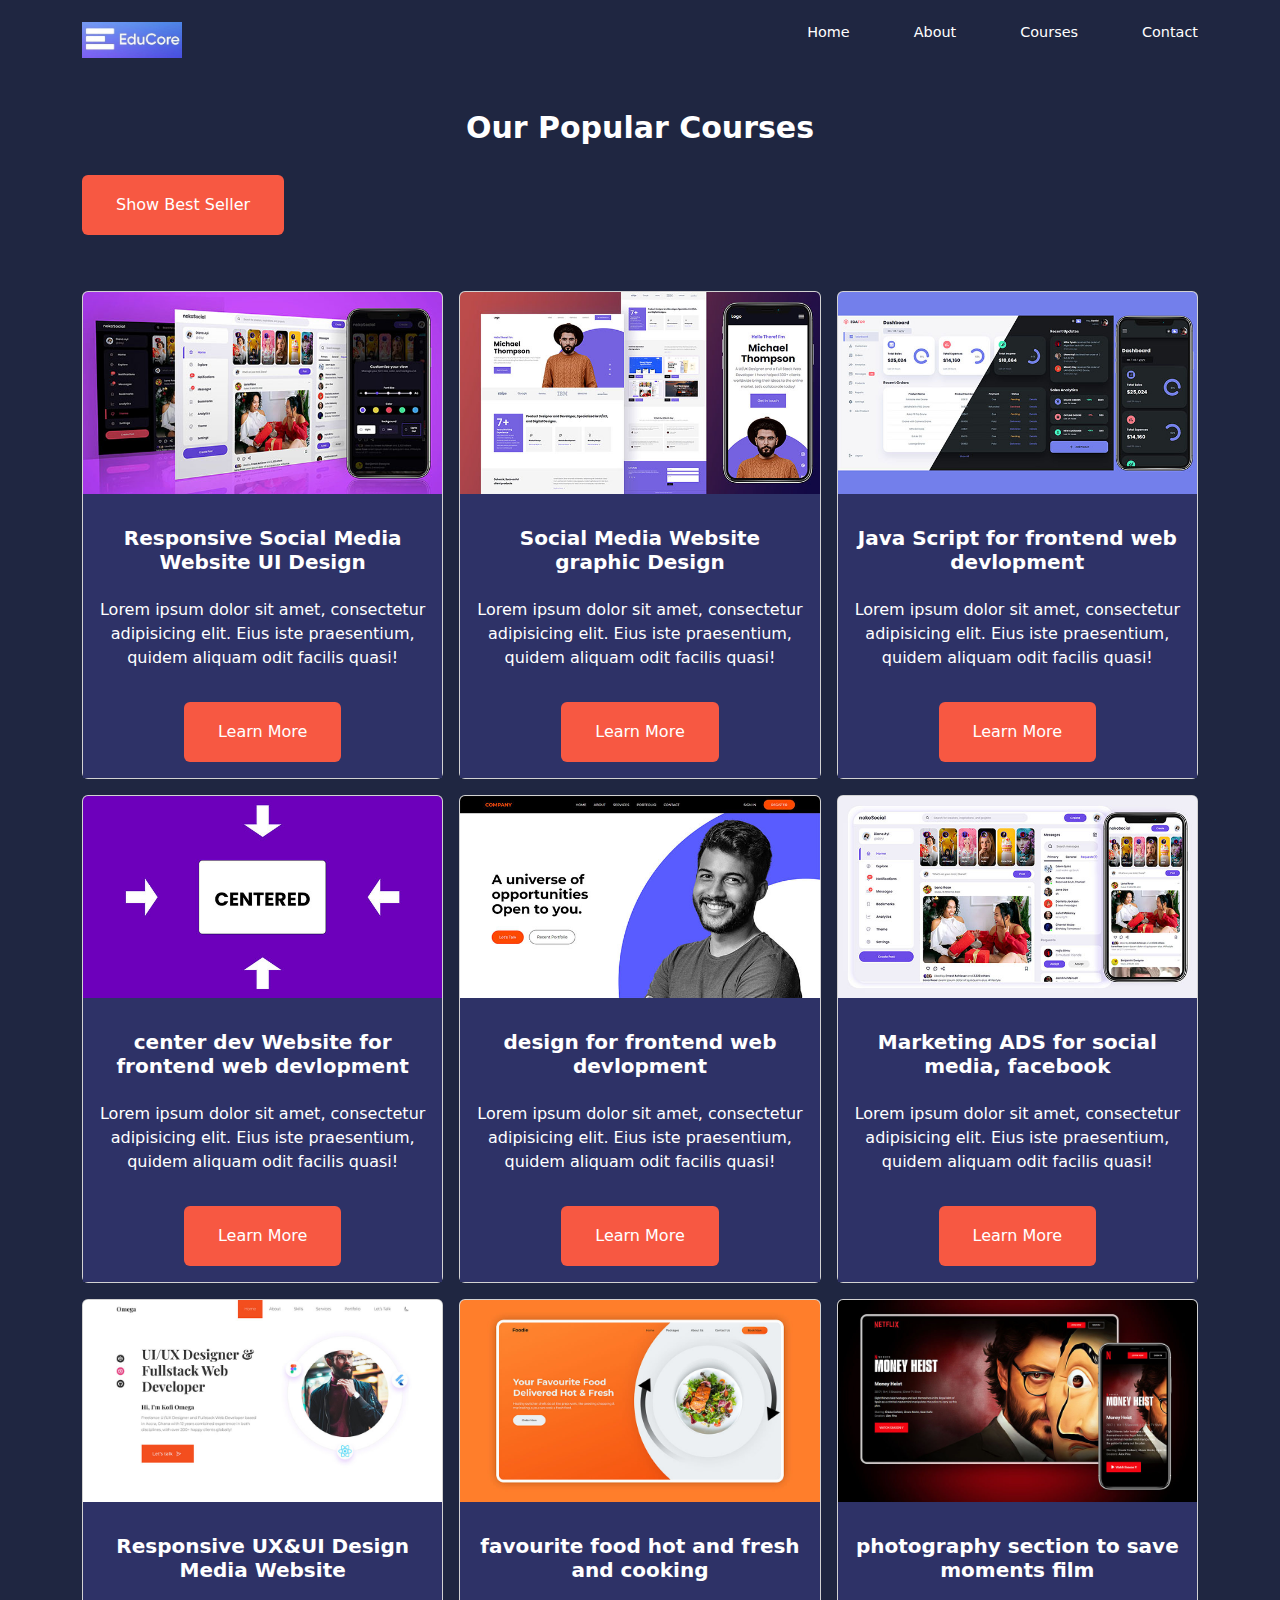
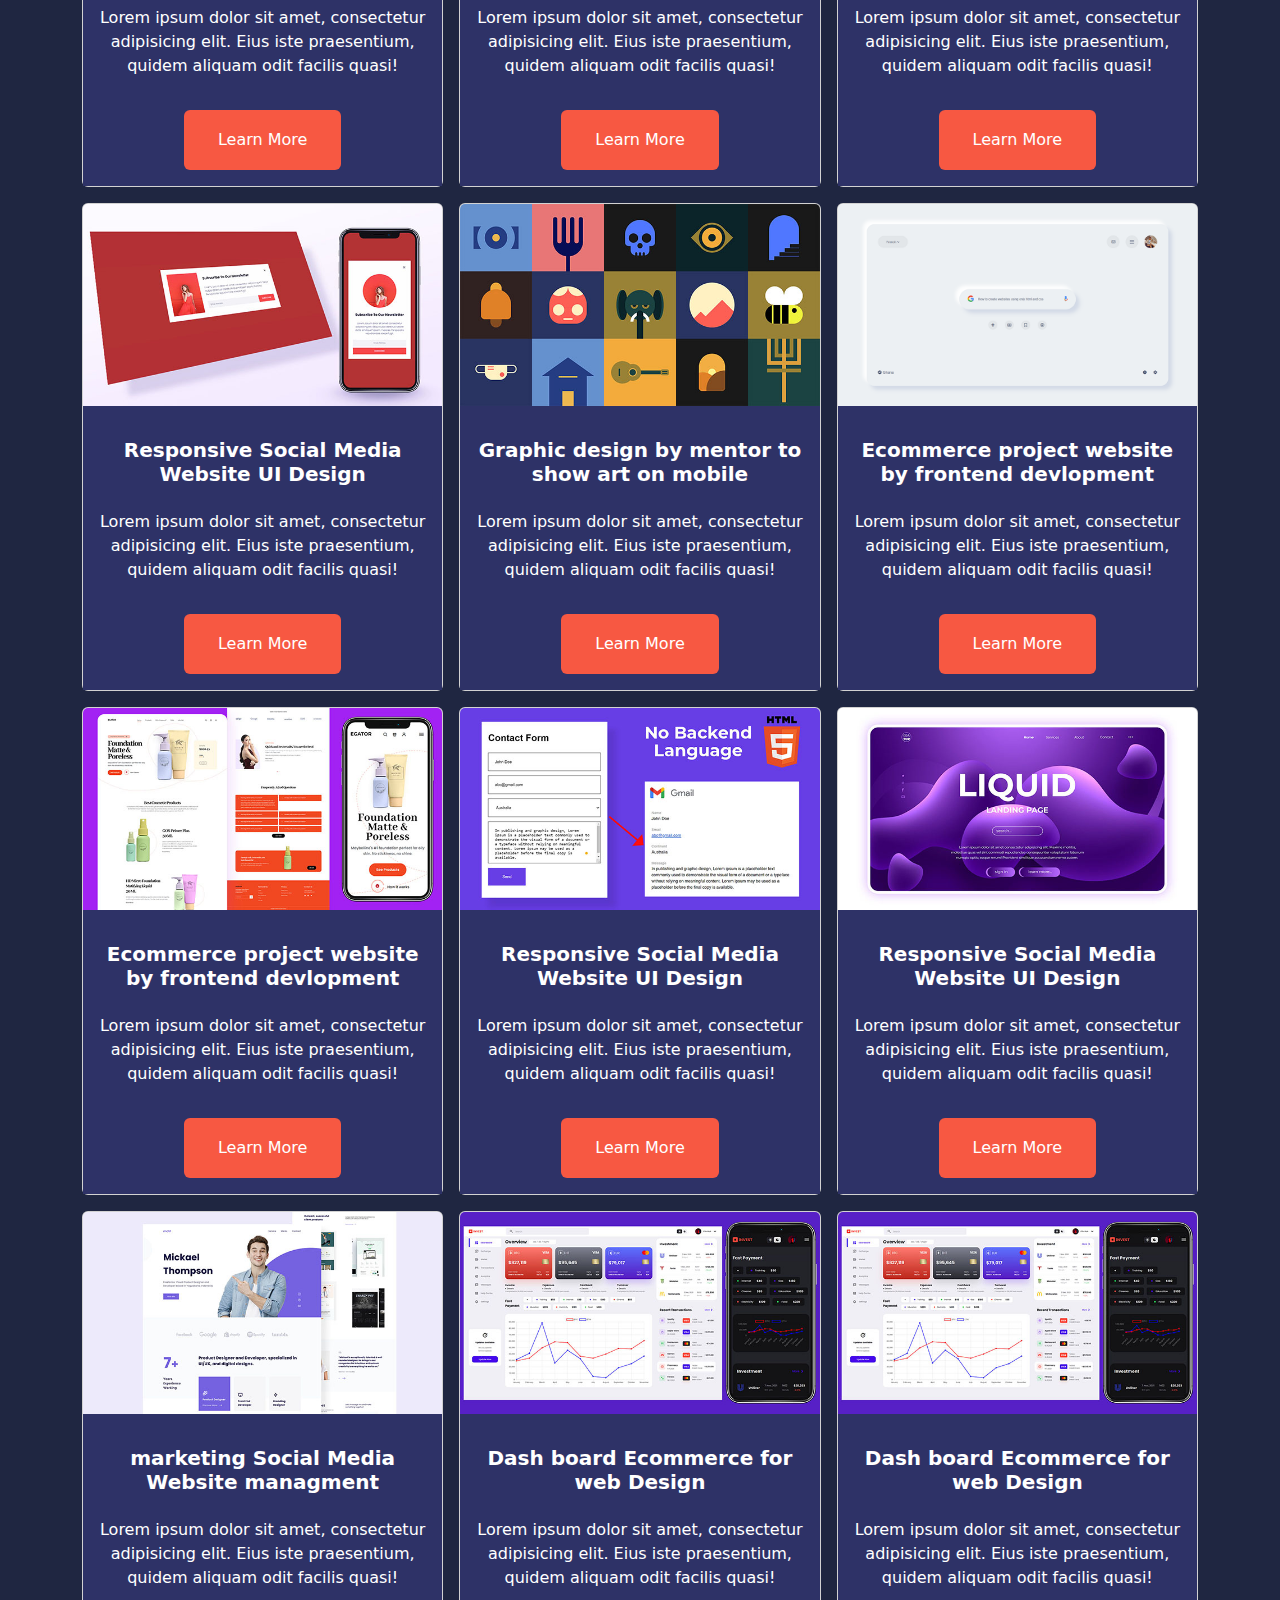
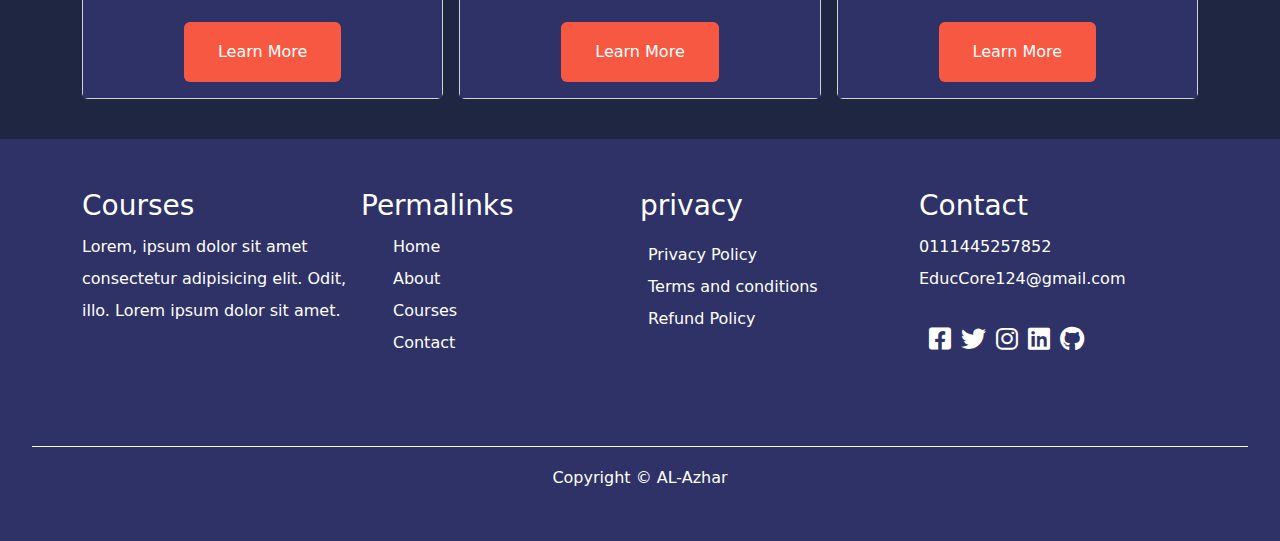
<file: courses.html>
<!-- start courses section -->
<!DOCTYPE html>
<html>

<head>
    <!-- meta tag to improve performance SEO -->
    <meta name="viewport"    content="width=device-width, initial-scale=1.0">
    <meta name="descriotion" content="courses, Education">
    <meta name="keywords"    content="programming , UI, Bussiness, grapgic design">
    <!--css & bootstrap files-->
    <link rel="stylesheet" href="./index.css">
    <link rel="stylesheet" href="./courses.css">
    <link rel="stylesheet" href="./bootstrap-5.3.1-dist/css/all.min.css">
    <link rel="stylesheet" href="./bootstrap-5.3.1-dist/css/bootstrap.min.css">
    <!-- icons -->
    <link rel="preconnect" href="https://fonts.googleapis.com">
    <link rel="preconnect" href="https://fonts.gstatic.com" crossorigin>
    <link rel="stylesheet" href="css/all.min.css">
</head>

<body>
    <!--start nav -->
    <nav>
        <div class="container nav_container">
            <img src="./image/logo.jpeg">
            <ul class="nav_menu">
                <li><a href="index.html">Home</a></li>
                <li><a href="about.html">About</a></li>
                <li><a href="courses.html">Courses</a></li>
                <li><a href="contact.html">Contact</a></li>
            </ul>
            <button id="open-menu-btn"><i class="fa-solid fa-bars"></i></button>
            <button id="close-menu-btn"><i class="fa-solid fa-xmark"></i></button>
        </div>
    </nav>
    <!--End nav -->
    <!-- start courses section -->
    <div class="courses p-0">
        <div class="container">
            <div class="text text-center text-white fw-bold">Our Popular Courses</div>
            <button  class="btn btn-primary text-center align-items-center"><a href="best.html">Show Best Seller</a></button>

            <div class="row gx-3 gy-3">
                <div class="col-lg-4 col-md-6">
                    <div class="card">
                        <img src="./image/course1.jpg" class="card-img-top" alt="...">
                        <div class="card-body text-center text-white">
                            <h5 class="card-title">Responsive Social Media Website UI Design</h5>
                            <p class="card-text">Lorem ipsum dolor sit amet, consectetur adipisicing elit. Eius iste
                                praesentium, quidem aliquam odit facilis quasi!</p>
                                <button class="btn btn-primary"><a href="https://www.youtube.com/watch?v=GQzJJZ6xMD4">Learn More</a></button>
                        </div>
                    </div>
                </div>

                <div class="col-lg-4 col-md-6">
                    <div class="card">
                        <img src="./image/course2.jpg" class="card-img-top" alt="...">
                        <div class="card-body text-center text-white">
                            <h5 class="card-title">Social Media Website graphic Design</h5>
                            <p class="card-text">Lorem ipsum dolor sit amet, consectetur adipisicing elit. Eius iste
                                praesentium, quidem aliquam odit facilis quasi!</p>
                                <button class="btn btn-primary"><a href="https://www.youtube.com/watch?v=PCOnO6FG4YU&list=PL07efmqYWHZ_cxA1GvuXQMA-VYk8dhuiv">Learn More</a></button>
                        </div>
                    </div>
                </div>

                <div class="col-lg-4 col-md-6">
                    <div class="card">
                        <img src="./image/course3.jpg" class="card-img-top" alt="...">
                        <div class="card-body text-center text-white">
                            <h5 class="card-title">Java Script for frontend web devlopment</h5>
                            <p class="card-text">Lorem ipsum dolor sit amet, consectetur adipisicing elit. Eius iste
                                praesentium, quidem aliquam odit facilis quasi!</p>
                                <button class="btn btn-primary"><a href="https://www.youtube.com/watch?v=GM6dQBmc-Xg&list=PLDoPjvoNmBAx3kiplQR_oeDqLDBUDYwVv">Learn More</a></button>
                        </div>
                    </div>
                </div>

                <div class="col-lg-4 col-md-6">
                    <div class="card">
                        <img src="./image/course4.jpg" class="card-img-top" alt="...">
                        <div class="card-body text-center text-white">
                            <h5 class="card-title">center dev Website for frontend web devlopment</h5>
                            <p class="card-text">Lorem ipsum dolor sit amet, consectetur adipisicing elit. Eius iste
                                praesentium, quidem aliquam odit facilis quasi!</p>
                                <button class="btn btn-primary"><a href="https://www.youtube.com/watch?v=GM6dQBmc-Xg&list=PLDoPjvoNmBAx3kiplQR_oeDqLDBUDYwVv">Learn More</a></button>
                        </div>
                    </div>
                </div>
                
                <div class="col-lg-4 col-md-6">
                    <div class="card">
                        <img src="./image/course5.jpg" class="card-img-top" alt="...">
                        <div class="card-body text-center text-white">
                            <h5 class="card-title">design for frontend web devlopment</h5>
                            <p class="card-text">Lorem ipsum dolor sit amet, consectetur adipisicing elit. Eius iste
                                praesentium, quidem aliquam odit facilis quasi!</p>
                                <button class="btn btn-primary"><a href="https://www.youtube.com/watch?v=GM6dQBmc-Xg&list=PLDoPjvoNmBAx3kiplQR_oeDqLDBUDYwVv">Learn More</a></button>
                        </div>
                    </div>
                </div>

                <div class="col-lg-4 col-md-6">
                    <div class="card">
                        <img src="./image/course6.jpg" class="card-img-top" alt="...">
                        <div class="card-body text-center text-white">
                            <h5 class="card-title">Marketing ADS for social media, facebook</h5>
                            <p class="card-text">Lorem ipsum dolor sit amet, consectetur adipisicing elit. Eius iste
                                praesentium, quidem aliquam odit facilis quasi!</p>
                                <button class="btn btn-primary"><a href="https://www.youtube.com/watch?v=KxwmtRS1wJc&list=PLGqT-zAqQhjThXOI1dVaVoStIKiyXFSzX">Learn More</a></button>
                        </div>
                    </div>
                </div>

                <div class="col-lg-4 col-md-6">
                    <div class="card">
                        <img src="./image/course7.jpg" class="card-img-top" alt="...">
                        <div class="card-body text-center text-white">
                            <h5 class="card-title">Responsive UX&UI Design Media Website</h5>
                            <p class="card-text">Lorem ipsum dolor sit amet, consectetur adipisicing elit. Eius iste
                                praesentium, quidem aliquam odit facilis quasi!</p>
                                <button class="btn btn-primary"><a href="https://www.youtube.com/watch?v=GM6dQBmc-Xg&list=PLDoPjvoNmBAx3kiplQR_oeDqLDBUDYwVv">Learn More</a></button>
                        </div>
                    </div>
                </div>

                <div class="col-lg-4 col-md-6">
                    <div class="card">
                        <img src="./image/course8.jpg" class="card-img-top" alt="...">
                        <div class="card-body text-center text-white">
                            <h5 class="card-title">favourite food hot and fresh and cooking</h5>
                            <p class="card-text">Lorem ipsum dolor sit amet, consectetur adipisicing elit. Eius iste
                                praesentium, quidem aliquam odit facilis quasi!</p>
                            <button class="btn btn-primary"><a href="https://www.youtube.com/watch?v=GM6dQBmc-Xg&list=PLDoPjvoNmBAx3kiplQR_oeDqLDBUDYwVv">Learn More</a></button>
                        </div>
                    </div>
                </div>

                <div class="col-lg-4 col-md-6">
                    <div class="card">
                        <img src="./image/course9.jpg" class="card-img-top" alt="...">
                        <div class="card-body text-center text-white">
                            <h5 class="card-title">photography section to save moments film</h5>
                            <p class="card-text">Lorem ipsum dolor sit amet, consectetur adipisicing elit. Eius iste
                                praesentium, quidem aliquam odit facilis quasi!</p>
                                <button class="btn btn-primary"><a href="https://www.youtube.com/watch?v=GM6dQBmc-Xg&list=PLDoPjvoNmBAx3kiplQR_oeDqLDBUDYwVv">Learn More</a></button>
                        </div>
                    </div>
                </div>
              
                <div class="col-lg-4 col-md-6">
                    <div class="card">
                        <img src="./image/course10.jpg" class="card-img-top" alt="...">
                        <div class="card-body text-center text-white">
                            <h5 class="card-title">Responsive Social Media Website UI Design</h5>
                            <p class="card-text">Lorem ipsum dolor sit amet, consectetur adipisicing elit. Eius iste
                                praesentium, quidem aliquam odit facilis quasi!</p>
                                <button class="btn btn-primary"><a href="https://www.youtube.com/watch?v=GM6dQBmc-Xg&list=PLDoPjvoNmBAx3kiplQR_oeDqLDBUDYwVv">Learn More</a></button>
                        </div>
                    </div>
                </div>

                <div class="col-lg-4 col-md-6">
                    <div class="card">
                        <img src="./image/course11.jpg" class="card-img-top" alt="...">
                        <div class="card-body text-center text-white">
                            <h5 class="card-title">Graphic design by mentor to show art on mobile</h5>
                            <p class="card-text">Lorem ipsum dolor sit amet, consectetur adipisicing elit. Eius iste
                                praesentium, quidem aliquam odit facilis quasi!</p>
                                <button class="btn btn-primary"><a href="https://www.youtube.com/watch?v=GM6dQBmc-Xg&list=PLDoPjvoNmBAx3kiplQR_oeDqLDBUDYwVv">Learn More</a></button>
                        </div>
                    </div>
                </div>

                <div class="col-lg-4 col-md-6">
                    <div class="card">
                        <img src="./image/course12.jpg" class="card-img-top" alt="...">
                        <div class="card-body text-center text-white">
                            <h5 class="card-title">Ecommerce project website by frontend devlopment</h5>
                            <p class="card-text">Lorem ipsum dolor sit amet, consectetur adipisicing elit. Eius iste
                                praesentium, quidem aliquam odit facilis quasi!</p>
                                <button class="btn btn-primary"><a href="https://www.youtube.com/watch?v=GM6dQBmc-Xg&list=PLDoPjvoNmBAx3kiplQR_oeDqLDBUDYwVv">Learn More</a></button>
                        </div>
                    </div>
                </div>

                <div class="col-lg-4 col-md-6">
                    <div class="card">
                        <img src="./image/course13.jpg" class="card-img-top" alt="...">
                        <div class="card-body text-center text-white">
                            <h5 class="card-title">Ecommerce project website by frontend devlopment</h5>
                            <p class="card-text">Lorem ipsum dolor sit amet, consectetur adipisicing elit. Eius iste
                                praesentium, quidem aliquam odit facilis quasi!</p>
                                <button class="btn btn-primary"><a href="https://www.youtube.com/watch?v=GM6dQBmc-Xg&list=PLDoPjvoNmBAx3kiplQR_oeDqLDBUDYwVv">Learn More</a></button>
                        </div>
                    </div>
                </div>

                <div class="col-lg-4 col-md-6">
                    <div class="card">
                        <img src="./image/course14.jpg" class="card-img-top" alt="...">
                        <div class="card-body text-center text-white">
                            <h5 class="card-title">Responsive Social Media Website UI Design</h5>
                            <p class="card-text">Lorem ipsum dolor sit amet, consectetur adipisicing elit. Eius iste
                                praesentium, quidem aliquam odit facilis quasi!</p>
                                <button class="btn btn-primary"><a href="https://www.youtube.com/watch?v=GM6dQBmc-Xg&list=PLDoPjvoNmBAx3kiplQR_oeDqLDBUDYwVv">Learn More</a></button>
                        </div>
                    </div>
                </div>

                <div class="col-lg-4 col-md-6">
                    <div class="card">
                        <img src="./image/course15.jpg" class="card-img-top" alt="...">
                        <div class="card-body text-center text-white">
                            <h5 class="card-title">Responsive Social Media Website UI Design</h5>
                            <p class="card-text">Lorem ipsum dolor sit amet, consectetur adipisicing elit. Eius iste
                                praesentium, quidem aliquam odit facilis quasi!</p>
                                <button class="btn btn-primary"><a href="https://www.youtube.com/watch?v=GM6dQBmc-Xg&list=PLDoPjvoNmBAx3kiplQR_oeDqLDBUDYwVv">Learn More</a></button>
                        </div>
                    </div>
                </div>

                <div class="col-lg-4 col-md-6">
                    <div class="card">
                        <img src="./image/course16.jpg" class="card-img-top" alt="...">
                        <div class="card-body text-center text-white">
                            <h5 class="card-title">marketing Social Media Website  managment</h5>
                            <p class="card-text">Lorem ipsum dolor sit amet, consectetur adipisicing elit. Eius iste
                                praesentium, quidem aliquam odit facilis quasi!</p>
                                <button class="btn btn-primary"><a href="https://www.youtube.com/watch?v=GM6dQBmc-Xg&list=PLDoPjvoNmBAx3kiplQR_oeDqLDBUDYwVv">Learn More</a></button>
                        </div>
                    </div>
                </div>

                <div class="col-lg-4 col-md-6">
                    <div class="card">
                        <img src="./image/course17.jpg" class="card-img-top" alt="...">
                        <div class="card-body text-center text-white">
                            <h5 class="card-title">Dash board Ecommerce for web Design</h5>
                            <p class="card-text">Lorem ipsum dolor sit amet, consectetur adipisicing elit. Eius iste
                                praesentium, quidem aliquam odit facilis quasi!</p>
                                <button class="btn btn-primary"><a href="https://www.youtube.com/watch?v=GM6dQBmc-Xg&list=PLDoPjvoNmBAx3kiplQR_oeDqLDBUDYwVv">Learn More</a></button>
                        </div>
                    </div>
                </div>

                <div class="col-lg-4 col-md-6">
                    <div class="card">
                        <img src="./image/course17.jpg" class="card-img-top" alt="...">
                        <div class="card-body text-center text-white">
                            <h5 class="card-title">Dash board Ecommerce for web Design</h5>
                            <p class="card-text">Lorem ipsum dolor sit amet, consectetur adipisicing elit. Eius iste
                                praesentium, quidem aliquam odit facilis quasi!</p>
                                <button class="btn btn-primary"><a href="https://www.youtube.com/watch?v=GM6dQBmc-Xg&list=PLDoPjvoNmBAx3kiplQR_oeDqLDBUDYwVv">Learn More</a></button>
                        </div>
                    </div>
                </div>

            </div>
        </div>
    </div>
     <!-- end courses section -->
      <!-- start footer -->
    <footer>
        <div class="container">
            <div class="footer">
                <div class="footer-title">
                    <h3>Courses</h3>
                    <p>Lorem, ipsum dolor sit amet consectetur adipisicing elit. Odit, illo. Lorem ipsum dolor sit amet.
                    </p>
                </div>
                <div class="footer-links">
                    <h3>Permalinks</h3>
                    <ul>
                        <li><a href="index.html">Home</a></li>
                        <li><a href="about.html">About</a></li>
                        <li><a href="courses.html">Courses</a></li>
                        <li><a href="contact.html">Contact</a></li>
                    </ul>
                </div>
                <div class="privacy">
                    <h3>privacy</h3>
                    <ul class="p-2">
                        <li><a href="#">Privacy Policy</a></li>
                        <li><a href="#">Terms and conditions</a></li>
                        <li><a href="#">Refund Policy</a></li>
                    </ul>
                </div>
                <div class="Contact">
                    <h3>Contact</h3>
                    <p>0111445257852
                        EducCore124@gmail.com</p>
                    <div class="footer_socials">
                        <ul>
                            <li><i class="fa fa-brands fa-square-facebook"></i></li>
                            <li><i class="fa fa-brands fa-twitter"></i></li>
                            <li><i class="fa fa-brands fa-instagram"></i></li>
                            <li><i class="fa fa-brands fa-linkedin"></i></li>
                            <li><i class="fa fa-brands fa-github"></i></li>
                        </ul>
                    </div>
                </div>
            </div>
            </div>
        </div>
            <div class="footer_copyright">
                <span>Copyright &copy; AL-Azhar</span>
    </footer>
        <!-- up button -->
        <span class="up">Up</span>
    </body>
    <script src="./index.js"></script>
    </html>
    <!-- end footer -->
</file>
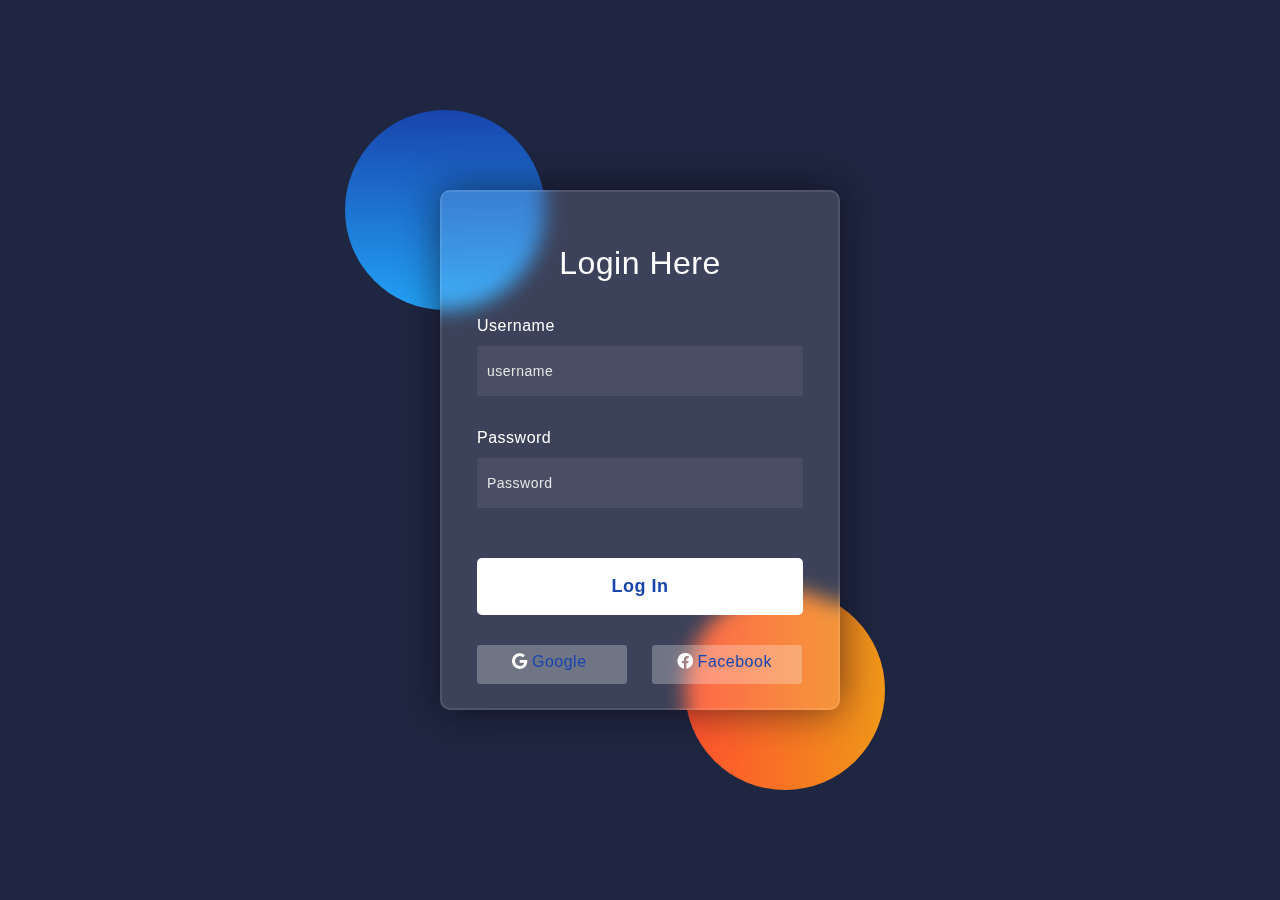
<file: login.html>
<!DOCTYPE html>
<html>

<head>
    <!-- meta tag to improve performance SEO -->
    <meta name="viewport" content="width=device-width, initial-scale=1.0">
    <meta name="descriotion" content="courses, Education">
    <meta name="keywords" content="programming , UI, Bussiness, grapgic design">
    <!--css & bootstrap files-->
   
    <link rel="stylesheet" href="./bootstrap-5.3.1-dist/css/all.min.css">
    <link rel="stylesheet" href="./bootstrap-5.3.1-dist/css/bootstrap.min.css">
    <!-- icons -->
    <link rel="preconnect" href="https://fonts.googleapis.com">
    <link rel="preconnect" href="https://fonts.gstatic.com" crossorigin>
    <link rel="stylesheet" href="css/all.min.css">

</head>
<style>
    body {
        background-color: #1f2641;
    }
    a{
        color: #1845ad !important;
        text-decoration: none;
    }
    .background {
        width: 430px;
        height: 520px;
        position: absolute;
        transform: translate(-50%, -50%);
        left: 50%;
        top: 50%;
    }
    
    .background .shape {
        height: 200px;
        width: 200px;
        position: absolute;
        border-radius: 50%;
    }
    .shape:first-child {
        background: linear-gradient(#1845ad,
                #23a2f6);
        left: -80px;
        top: -80px;
    }
    .shape:last-child {
        background: linear-gradient(to right,
                #ff512f,
                #f09819);
        right: -30px;
        bottom: -80px;
    }

    form{
        height: 520px;
        width: 400px;
        background-color: rgba(255, 255, 255, 0.13);
        position: absolute;
        transform: translate(-50%, -50%);
        top: 50%;
        left: 50%;
        border-radius: 10px;
        backdrop-filter: blur(10px);
        border: 2px solid rgba(255, 255, 255, 0.1);
        box-shadow: 0 0 40px rgba(8, 7, 16, 0.6);
        padding: 50px 35px;
    }
@media screen and(max-width:600px) {
    form {
        height: 520px;
        width: 360px;
    }
}
    form * {
        font-family: 'Poppins', sans-serif;
        color: #ffffff;
        letter-spacing: 0.5px;
        outline: none;
        border: none;
    }

    form h3 {
        font-size: 32px;
        font-weight: 500;
        line-height: 42px;
        text-align: center;
    }

    label {
        display: block;
        margin-top: 30px;
        font-size: 16px;
        font-weight: 500;
    }

    input {
        display: block;
        height: 50px;
        width: 100%;
        background-color: rgba(255, 255, 255, 0.07);
        border-radius: 3px;
        padding: 0 10px;
        margin-top: 8px;
        font-size: 14px;
        font-weight: 300;
    }

    ::placeholder {
        color: #e5e5e5;
    }

    .login button {
        margin-top: 50px;
        width: 100%;
        background-color: #ffffff;
        color: #080710;
        padding: 15px 0;
        font-size: 18px;
        font-weight: 600;
        border-radius: 5px;
        cursor: pointer;
    }

    .social {
        margin-top: 30px;
        display: flex;
    }

    .social button {
        background: red;
        width: 150px;
        border-radius: 3px;
        padding: 5px 10px 10px 5px;
        background-color: rgba(255, 255, 255, 0.27);
        color: #eaf0fb;
        text-align: center;
    }

    .social button:hover {
        background-color: rgba(255, 255, 255, 0.47);
    }

    .social button.fb {
        margin-left: 25px;
    }

    .social i {
        margin-right: 4px;
    }
</style>

</style>

<body>
    <div class="login-page">
        <div class="background">
            <div class="shape"></div>
            <div class="shape"></div>
        </div>
        <form id="myform">
            <h3>Login Here</h3>

            <label for="username">Username</label>
            <input type="text" placeholder="username" name="username" id="username">

            <label for="password">Password</label>
            <input type="password" placeholder="Password" name="password" id="password">
            <div class="login">
                <button><a href="./index.html">Log In</a></button>
            </div>
            <div class="social">
                <button class="go"><i class="fab fa-google"></i><a href="https://www.google.com/">Google</a></button>
                <button class="fb"><i class="fab fa-facebook"></i><a
                        href="https://www.facebook.com/">Facebook</a></button>
            </div>
        </form>
    </div>
</body>
<script
  src="https://code.jquery.com/jquery-3.4.1.js"
  integrity="sha256-WpOohJOqMqqyKL9FccASB9O0KwACQJpFTUBLTYOVvVU="
  crossorigin="anonymous"></script>
<script src="./index.js"></script>
</html>
</file>
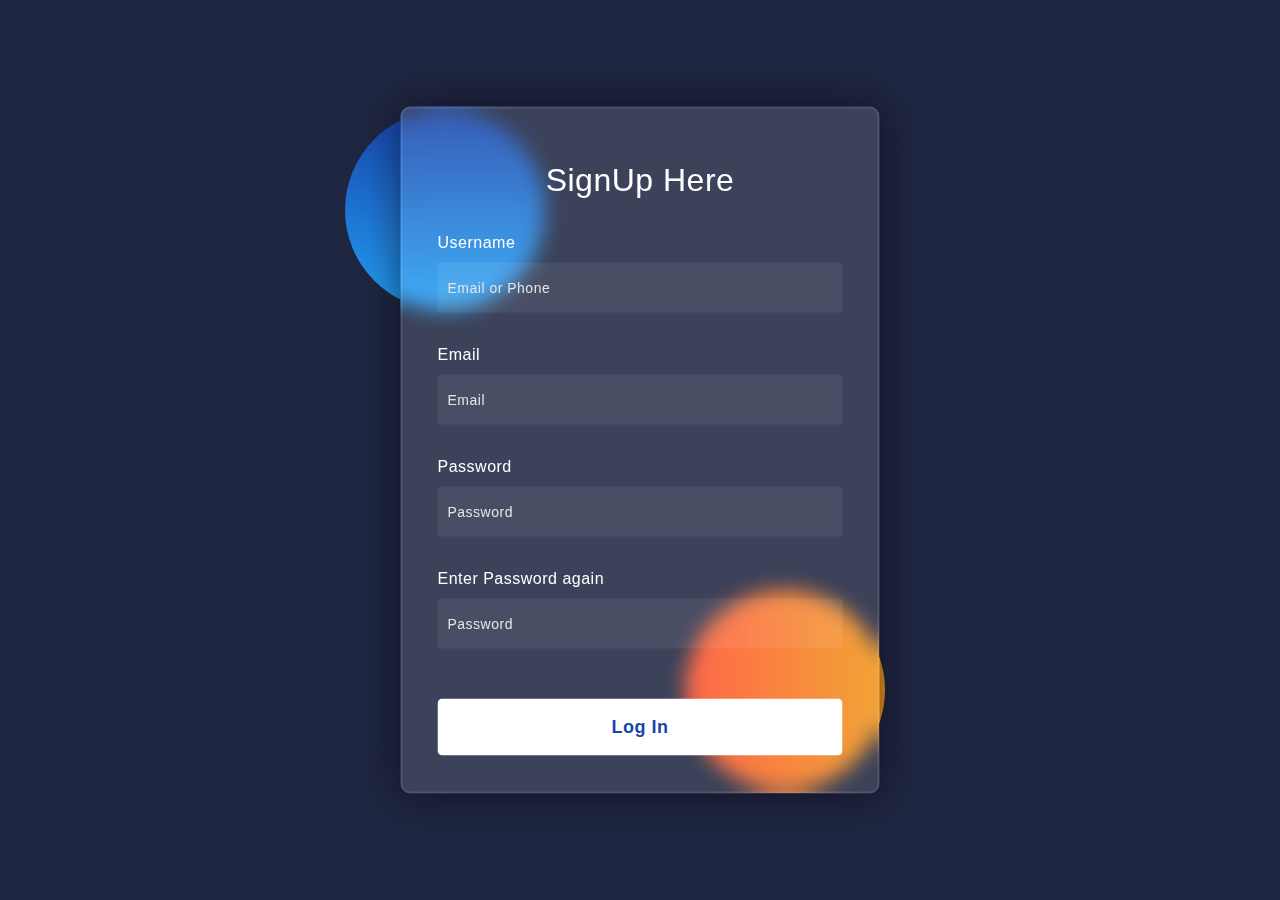
<file: signup.html>
<!DOCTYPE html>
<html>

<head>
    <!-- meta tag to improve performance SEO -->
    <meta name="viewport" content="width=device-width, initial-scale=1.0">
    <meta name="descriotion" content="courses, Education">
    <meta name="keywords" content="programming , UI, Bussiness, grapgic design">
    <!--css & bootstrap files-->
  
    <link rel="stylesheet" href="./bootstrap-5.3.1-dist/css/all.min.css">
    <link rel="stylesheet" href="./bootstrap-5.3.1-dist/css/bootstrap.min.css">
    <!-- icons -->
    <link rel="preconnect" href="https://fonts.googleapis.com">
    <link rel="preconnect" href="https://fonts.gstatic.com" crossorigin>
    <link rel="stylesheet" href="css/all.min.css">
</head>
<style>
    body {
        background-color: #1f2641;
    }

    a {
        color: #1845ad !important;
        text-decoration: none;
    }

    .background {
        width: 430px;
        height: 520px;
        position: absolute;
        transform: translate(-50%, -50%);
        left: 50%;
        top: 50%;
    }

    .background .shape {
        height: 200px;
        width: 200px;
        position: absolute;
        border-radius: 50%;
    }

    .shape:first-child {
        background: linear-gradient(#1845ad,
                #23a2f6);
        left: -80px;
        top: -80px;
    }

    .shape:last-child {
        background: linear-gradient(to right,
                #ff512f,
                #f09819);
        right: -30px;
        bottom: -80px;
    }

    form {
        height: 687px;
        width: 479px;
        background-color: rgba(255, 255, 255, 0.13);
        position: absolute;
        transform: translate(-50%, -50%);
        top: 50%;
        left: 50%;
        border-radius: 10px;
        backdrop-filter: blur(10px);
        border: 2px solid rgba(255, 255, 255, 0.1);
        box-shadow: 0 0 40px rgba(8, 7, 16, 0.6);
        padding: 50px 35px;
    }

    @media screen and (max-width:600px) {
        form {

            width: 360px;
        }
    }

    form * {
        font-family: 'Poppins', sans-serif;
        color: #ffffff;
        letter-spacing: 0.5px;
        outline: none;
        border: none;
    }

    form h3 {
        font-size: 32px;
        font-weight: 500;
        line-height: 42px;
        text-align: center;
    }

    label {
        display: block;
        margin-top: 30px;
        font-size: 16px;
        font-weight: 500;
    }

    input {
        display: block;
        height: 50px;
        width: 100%;
        background-color: rgba(255, 255, 255, 0.07);
        border-radius: 3px;
        padding: 0 10px;
        margin-top: 8px;
        font-size: 14px;
        font-weight: 300;
    }

    ::placeholder {
        color: #e5e5e5;
    }

    .login button {
        margin-top: 50px;
        width: 100%;
        background-color: #ffffff;
        color: #080710;
        padding: 15px 0;
        font-size: 18px;
        font-weight: 600;
        border-radius: 5px;
        cursor: pointer;
    }

    .social {
        margin-top: 30px;
        display: flex;
    }

    .social button {
        background: red;
        width: 150px;
        border-radius: 3px;
        padding: 5px 10px 10px 5px;
        background-color: rgba(255, 255, 255, 0.27);
        color: #eaf0fb;
        text-align: center;
    }

    .social button:hover {
        background-color: rgba(255, 255, 255, 0.47);
    }

    .social button.fb {
        margin-left: 25px;
    }

    .social i {
        margin-right: 4px;
    }
</style>

</style>

<body>
    <div class="login-page">
        <div class="background">
            <div class="shape"></div>
            <div class="shape"></div>
        </div>

        <form id="myform">
            <h3>SignUp Here</h3>

            <label for="username">Username</label>
            <input type="text" placeholder="Email or Phone" name="username" >

            <label for="Email">Email</label>
            <input type="text" placeholder="Email" name="Email" >

            <label for="password">Password</label>
            <input type="password" placeholder="Password" >

            <label for="password">Enter Password again</label>
            <input type="password" placeholder="Password" name="password">



            <div class="login">
                <button><a href="./index.html">Log In</a></button>
            </div>
            <!-- <div class="social">
                <button class="go"><i class="fab fa-google"></i><a href="https://www.google.com/">Google</a></button>
                <button class="fb"><i class="fab fa-facebook"></i><a href="https://www.facebook.com/">Facebook</a></button>
            </div> -->
        </form>
    </div>
</body>

</html>
</file>
<file: index.css>
* {
  box-sizing: border-box;
  margin: 0;
  padding: 0;
  outline: 0;
}
:root {
  --main-background-color: #1f2641;
  --secondary-background-color: #2e3267;
  --main-padding-top: 50px;
}
body {
  font-family: "Courier New", Courier, monospace;
  line-height: 1.7;
  scroll-behavior: smooth;
  font-weight: normal;
  position: relative;
}
li {
  list-style: none;
}
li a {
  text-decoration: none;
}
a{
  color: white !important;
  text-decoration: none !important;
}
.container {
  padding-right: 20px;
  padding-left: 20px;
  margin-right: auto;
  margin-left: auto;
}
/* Standard button */
button.btn {
  padding: 1rem 2rem;
  border: 2px solid transparent;
  font-weight: 500;
  background: #f75842;
  color: white;
}
button.btn:hover {
  background: transparent;
  border: 2px solid white;
  color: white;
}
/* end global roots  */

/* start nav section */
nav{
  background: var(--main-background-color);
  width: 100vw;
  height: 5rem;
}
.nav_container{
  height: 100%;
  display: flex;
  justify-content: space-between;
  align-items: center;
}
nav button{
  display: none;
}
nav img{
  width: 100px;
}
.nav_menu{
  display: flex;
  align-items: center;
  gap: 4rem;
}
.nav_menu a{
  font-size: 0.9rem;
  transition: var(--transition);
}
.nav_menu a:hover{
  color: var(--secondary-background-color);
}
@media screen and (max-width:1024px){
  nav button{
    display: inline-block;
    background: transparent;
    font-size: 1.8rem;
    color: white;
    cursor: pointer;
}
nav button#close-menu-btn{
    display: none;
}
.nav_menu{
    position: fixed;
    top: 5rem;
    right: 5%;
    height: fit-content;
    width: 18rem;
    flex-direction: column;
    gap: 0;
    display: none;
}
.nav_menu li {
    width: 100%;
    height: 5.8rem;
    animation: animateNavItems 400ms linear forwards;
    transform-origin: top right;
    opacity: 0;
}
.nav_menu li:nth-child(2){
    animation-delay: 200ms;
}
.nav_menu li:nth-child(3){
    animation-delay: 400ms;
}
.nav_menu li:nth-child(4){
    animation-delay: 600ms;
}

@keyframes animateNavItems {
    0%{
        transform: rotateZ(-90deg) rotateX(90deg) scale(0.1);
    }
    100%{
        transform: rotateZ(0) rotateX(0) scale(1);
        opacity: 1;
    }
}

.nav_menu li a{
    background: var(--secondary-background-color);
    box-shadow: -4rem 6rem 10rem rgba(0,0,0,0.6);
    width: 100%;
    height: 100%;
    display: grid;
    place-items: center;
}
.nav_menu li a:hover{
    background: var(--main-background-color);
    color: white;
}
}

/* end nav section */

/* start home section */
.home {
  padding: 30px;
  background-color: var(--main-background-color);
}
.home .container {
  display: flex;
  justify-content: space-between;
  align-items: center;
}
.home .text {
  color: white;
  padding-right: 30px;
}
.home .image img {
  width: 50vw;
  position: relative;
  animation: up-and-down 3s linear infinite;
}
@keyframes up-and-down {
  0%, 100% {
    transform: translateY(0); /* Start and end position */
  }
  50% {
    transform: translateY(-15px); /* Middle position, adjust as needed */
  }
}
.home .text h1 {
  padding-bottom: 10px;
}
.home .text p {
  padding-bottom: 30px;
}
.home button.btn {
  background: #f75842;
  color: white;
}
.home button.btn:hover {
  background: transparent;
  border: 2px solid white;
  color: white;
}
/* start responsive of home section */
@media screen and (max-width: 1024px){
  .home .container {
    display: flex;
    flex-direction: column;
    justify-content: center;
    align-items: center;
  }
}
@media screen and (max-width: 600px){
  .home {
    padding-top: 5rem;
    padding-bottom: 3rem;
  }
  .home .container {
    display: flex;
    flex-direction: column;
    justify-content: center;
    align-items: center;
  }
  .home .image{
    padding-top: 30px;
  }
  .home .image img {
    width: 50vw;
  }
}
/* end home section */

/* start Category */
.categories {
  background-color: #2e3267;
  padding-top: 125px;
  height: 32rem;
}
.categories .container {
  display: grid;
  grid-template-columns: 40% 60%;
}
.categories .text {
  color: white;
  padding-right: 30px;
}
.categories .text h1 {
  padding-bottom: 10px;
}
.categories .text p {
  padding-bottom: 60px;
}
.categories button {
  background-color: white;
  border: transparent;
  color: var(--main-background-color);
}
.categories button:hover {
  background: transparent;
  border: 2px solid white;
}

.categories .category-box {
  display: grid;
  grid-template-columns: repeat(3, 1fr);
  gap: 1.2rem;
  color: white;
}
.categories .category-box .category:hover {
  box-shadow: 0 3rem 3rem rgba(0, 0, 0, 0.1);
  z-index: 1;
}
.categories .category-box .category {
  padding:2px;
  background-color: #4248904d;
  display: flex;
  justify-content: center;
  align-items: center;
  flex-direction: column;
  border-radius: 10px;
  position: relative;
  opacity: 0;
  transform: translateY(-150px);
 transition: all 2s ease;
}
.category.active{
  transform: translateY(0px)  !important;
  opacity: 1  !important;
}
.categories_icons {
  background: var(--secondary-background-color);
  padding: 0.8rem;
  margin-top: 5px;
  border-radius: 0.9rem;
}
.categories .category-box .category p {
  padding: 10px;
}
.categories .category-box .category h5 {
  padding-top: 1rem;
}
.category:nth-child(2) .categories_icons {
  background: #f75842;
}
.category:nth-child(3) .categories_icons {
  background: #00bf8e;
}
.category:nth-child(4) .categories_icons {
  background: #f7c94b;
}
.category:nth-child(5) .categories_icons {
  background: #00bf8e;
}
@media screen and (max-width:1024px){
  .categories {
    padding-top: 2rem;
    padding-bottom: 2rem;
    height: fit-content;
  }
  .categories .container {
    display: grid;
    grid-template-columns: 2fr;
    justify-content: center;
  }
  .categories .text p {
    padding-bottom: 10px;
  }
  .categories button{
    margin-bottom: 15px;
  }
}
@media screen and (max-width:600px){
  .categories {
    padding-top: 2rem;
    padding-bottom: 2rem;
    height: fit-content;
  }
  .categories .container {
    display: grid;
    grid-template-columns: 1fr;
    justify-content: center;
  }
  .categories .text p {
    padding-bottom: 10px;
  }
  .categories .category-box {
    padding-top: 10px;
    display: grid;
    grid-template-columns: repeat(2, 1fr);
    gap: 1rem;
    color: white;
  }
  .categories .category-box .category p {
    padding: 5px;
    margin: 1rem 0 1rem;
  }
  .categories_icons{
    margin-top: 2px;
  }
  .categories_icons i{
    font-size: 15px;
  }
}
/* end Category section*/

/* start popular course */
.courses {
  background-color: var(--main-background-color);
  padding-top: var(--main-padding-top);
}
.courses .text {
  font-size: 30px;
  padding-top: 15%;
}
.row {
  padding-top: 5%;
}
.card-body {
  background-color: var(--secondary-background-color);
  outline: 0;
}
.card-body:hover {
  background: var(--main-background-color);
  border: 1px solid var(--secondary-background-color);
  transition: all 0.3s ease-out;
}
.card-body h5 {
  font-weight: bold;
  padding-bottom: 1rem;
  padding-top: 1rem;
}
.card-body p {
  padding-bottom: 1rem;
}
/* end popular course */

/* start questions section */
.faqs{
  background: var(--main-background-color);
  box-shadow: inset 0 0 3rem rgba(0,0,0,0.5)
}
.faqs_container{
  display: grid;
  grid-template-columns: 1fr 1fr;
  gap: 1rem;
}
.faq{
  padding: 2rem;
  display: flex;
  align-items: center;
  gap: 1.4rem;
  height: fit-content;
  background: var(--secondary-background-color);
  cursor: pointer;
  position: relative;
  opacity: 0;
  transform: translateY(-150px);
 transition: all 2s ease;
}
.faq.active{
  transform: translateY(0px)  !important;
  opacity: 1  !important;
}

.faq h4{
  font-size: 1rem;
  line-height: 2.2rem;
  color: white;
}
.faq_icon{
  align-self: flex-start;
  font-size: 1.2rem;
  color: white;
}
.faq p{
  margin-top: 0.8rem;
  display: none;
  color: white;
}

.faq.open p{
  display: block;
}

@media screen and (max-width:600px){
  .faqs_container{
    display: grid;
    grid-template-columns: 1fr ;
    gap: 1rem;
  }
}
/* end questions section */

/* start Student's Testimonials section */
.testimonials_container{
  background-color: var(--main-background-color);
  overflow-x: hidden;
  position: relative;
}
.testimonial{
  padding-top: 2rem;
  padding-bottom: 5rem;   
}
.testimonial h5,
.testimonial small{
  color: white;
}
.avatar{
  width: 6rem;
  height: 6rem;
  border-radius: 50%;
  overflow: hidden;
  margin:  0 auto 0rem;
}
.testimonials_info{
  text-align: center;
}
.testimonial_body{
  background: var(--secondary-background-color);
  padding: 2rem;
  margin-top: 3rem;
  position: relative;
  color: white;
  width: fit-content;
}
.testimonial_body::before{
  position: absolute;
  content: "";
  display: block;
  background: linear-gradient(135deg,transparent,var(--secondary-background-color),var(--secondary-background-color),var(--secondary-background-color));
  width: 3rem;
  height: 3rem;
  left: 50%;
  top: -1.5rem;
  transform: rotate(45deg);
}
.swiper  {
  z-index: 0;
}
/* end Student's Testimonials section */
/* start footer */
footer {
  background-color: var(--secondary-background-color);
  color: white;
  padding: 2rem;
}
.footer {
  display: grid;
  grid-template-columns: repeat(4, 1fr);
  
  line-height: 2;
}
.footer a {
  color: white;
}
.footer a:hover {
  color: #00bf8e;
}

.footer_socials ul {
  display: flex;
  align-items: center;
 
  padding: 5px;
}
.footer_socials i {
  padding: 10px 5px;
  font-size: 25px;
}
.footer_socials i:hover {
  color: #00bf8e;
}
.footer_copyright {
  text-align: center;
  margin-top: 4rem;
  padding: 1.2rem 0;
  border-top: 1px solid white;
}
@media screen and (max-width:600px){
  .footer {
    display: grid;
    grid-template-columns: repeat(1, 1fr);
    line-height: 2;
    align-items: center;
    justify-content: center;
  }
  .footer p{
    font-size: 18px;
  }
}
/* end footer */

/* up button */
.up {
  position: fixed;
  bottom: 10px;
  right: -50px;
  background-color: white;
  color: #f75842;
  font-weight: bold;
  font-size: 20px;
  padding: 10px;
  border-radius: 50px;
  font-family: Arial, Tahoma;
  cursor: pointer;
  transition: 0.2s;
  z-index: 9999999;
}
.up.show {
  right: 2%;
}
@media screen and (max-width: 600px){
  .up.show {
    right: 5%;
  }
}
</file>
<file: about.css>
nav{
    background: var(--main-background-color);
    width: 100vw;
    height: 5rem;
  }
  .nav_container{
    height: 100%;
    display: flex;
    justify-content: space-between;
    align-items: center;
  }
  nav button{
    display: none;
  }
  nav img{
    width: 100px;
  }
  .nav_menu{
    display: flex;
    align-items: center;
    gap: 4rem;
  }
  .nav_menu a{
    font-size: 0.9rem;
    transition: var(--transition);
  }
  .nav_menu a:hover{
    color: var(--secondary-background-color);
  }
  @media screen and (max-width:1024px){
    nav button{
      display: inline-block;
      background: transparent;
      font-size: 1.8rem;
      color: white;
      cursor: pointer;
  }
  nav button#close-menu-btn{
      display: none;
  }
  .nav_menu{
      position: fixed;
      top: 5rem;
      right: 5%;
      height: fit-content;
      width: 18rem;
      flex-direction: column;
      gap: 0;
      display: none;
  }
  .nav_menu li {
      width: 100%;
      height: 5.8rem;
      animation: animateNavItems 400ms linear forwards;
      transform-origin: top right;
      opacity: 0;
  }
  .nav_menu li:nth-child(2){
      animation-delay: 200ms;
  }
  .nav_menu li:nth-child(3){
      animation-delay: 400ms;
  }
  .nav_menu li:nth-child(4){
      animation-delay: 600ms;
  }
  
  @keyframes animateNavItems {
      0%{
          transform: rotateZ(-90deg) rotateX(90deg) scale(0.1);
      }
      100%{
          transform: rotateZ(0) rotateX(0) scale(1);
          opacity: 1;
      }
  }
  
  .nav_menu li a{
      background: var(--secondary-background-color);
      box-shadow: -4rem 6rem 10rem rgba(0,0,0,0.6);
      width: 100%;
      height: 100%;
      display: grid;
      place-items: center;
  }
  .nav_menu li a:hover{
      background: var(--main-background-color);
      color: white;
  }
  }
  
.about{
    background-color: var(--main-background-color);
    padding-top: 30px;
    padding-bottom: 30px;
    color: white;
}
.about .acheivement{
    display: grid;
    grid-template-columns: repeat(2,1fr);
}
.about .box{
    background-color: var(--secondary-background-color);
    text-align: center;
    padding: 1.6rem;
    border-radius: 1rem;
}
.box-container{
    display: grid;
    grid-template-columns: repeat(3, 1fr);
    gap: 1.5rem;
}
.about img{
    width: 85%;
}
.achievement-icon{
margin-bottom: 2rem;
font-size: 2rem;
background: #f75842;
padding: 0.6rem 0.8rem;
border-radius: 1rem;
}
.achievement-icon:nth-child(2){
    background: #00bf8e;
}
h3 {
    padding-top: 10px;
}
/* end achievment section */
/* start our team */
.team{
    background-color: var(--main-background-color);
    box-shadow: rgba(0, 0, 0, 0.5) 0px 0px 3rem inset;
}
.card{
    border-color: var(--secondary-background-color);
}
.vedio {
    background-color: var(--main-background-color);
    display: grid; 
    justify-content: center;
}
/* end our team */

/* make it responsive */
@media only screen and (max-width: 600px) {
    .about .acheivement{
        display: grid;
        grid-template-columns: repeat(1,1fr);
    }
    .about .text-box h1{
        padding-top: 15px;
        padding-bottom: 15px;
    }
    .about .text-box p{
    font-size: 12px;
    } 
    .box-container{
        display: grid;
        grid-template-columns: repeat(2, 1fr);
        gap: 1.5rem;
    }
}
@media only screen and (max-width: 1024px) {
    .about .acheivement{
        display: grid;
        grid-template-columns: repeat(1,1fr);
    }
}
</file>
<file: courses.css>
.courses .text{
    padding: 25px;
}
.courses .row{
    padding-bottom: 40px;
}
footer {
    padding-top: 50px;
    background-color: var(--secondary-background-color);
}
</file>
<file: contact.css>
.contactUs {
  background: var(--main-background-color);
}
.section {
  background: var(--secondary-background-color);
  padding: 4rem;
  display: grid;
  grid-template-columns: 40% 60%;
  gap: 4rem;
  height: 30rem;

  border-radius: 1rem;
}

.contact_aside {
  color: white;
  background: rgb(81, 77, 148);
  padding: 2rem;
  border-radius: 1rem;
  position: relative;
  bottom: 6.5rem;
  left: -3.1rem;
}
img {
  width: 8rem;
  margin-bottom: 3rem;
}
.contact_aside h2 {
  text-align: left;
  margin-bottom: 1rem;
}
.contact_aside p {
  font-size: 0.6rem;
  margin-bottom: 2rem;
}
.contact_details li {
  display: flex;
  gap: 1rem;
  align-items: center;
  margin-bottom: 1rem;
}
.contact_socials {
  display: flex;
  gap: 0.6rem;
  margin-top: 3rem;
}
.contact_socials a {
  background: var(--secondary-background-color);
  padding: 0.75rem;
  border-radius: 50%;
  font-size: 1rem;
  transition: var(--transition);
}
.contact_socials a:hover {
  background: #6c63ff;
}
/* ================== FORM ==================   */
.contact_form {
  display: flex;
  flex-direction: column;
  gap: 1.2rem;
  margin-right: 4rem;
}
.form_name {
  display: flex;
  gap: 1.2rem;
}
.contact_form input[type="text"] {
  width: 50%;
}

input,
textarea {
  width: 100%;
  padding: 1rem;
  background: var(--color-bg);
  color: white;
  outline: white;
  border-color: white;
}
.contact_form .btn {
  width: max-content;
  cursor: pointer;
}
/* Add this at the end of your existing CSS */

/* Responsive Styles */
@media screen and (max-width: 1024px) {
  .section {
    grid-template-columns: 100%;
    padding: 2rem;
    height: auto;
  }

  .contact_aside {
    bottom: 0;
    left: 0;
    margin-bottom: 2rem;
    padding: 1rem;
  }

  .contact_form {
    margin-right: 0;
  }

  .form_name {
    flex-direction: column;
  }

  .contact_form input[type="text"] {
    width: 100%;
  }
}
</file>
